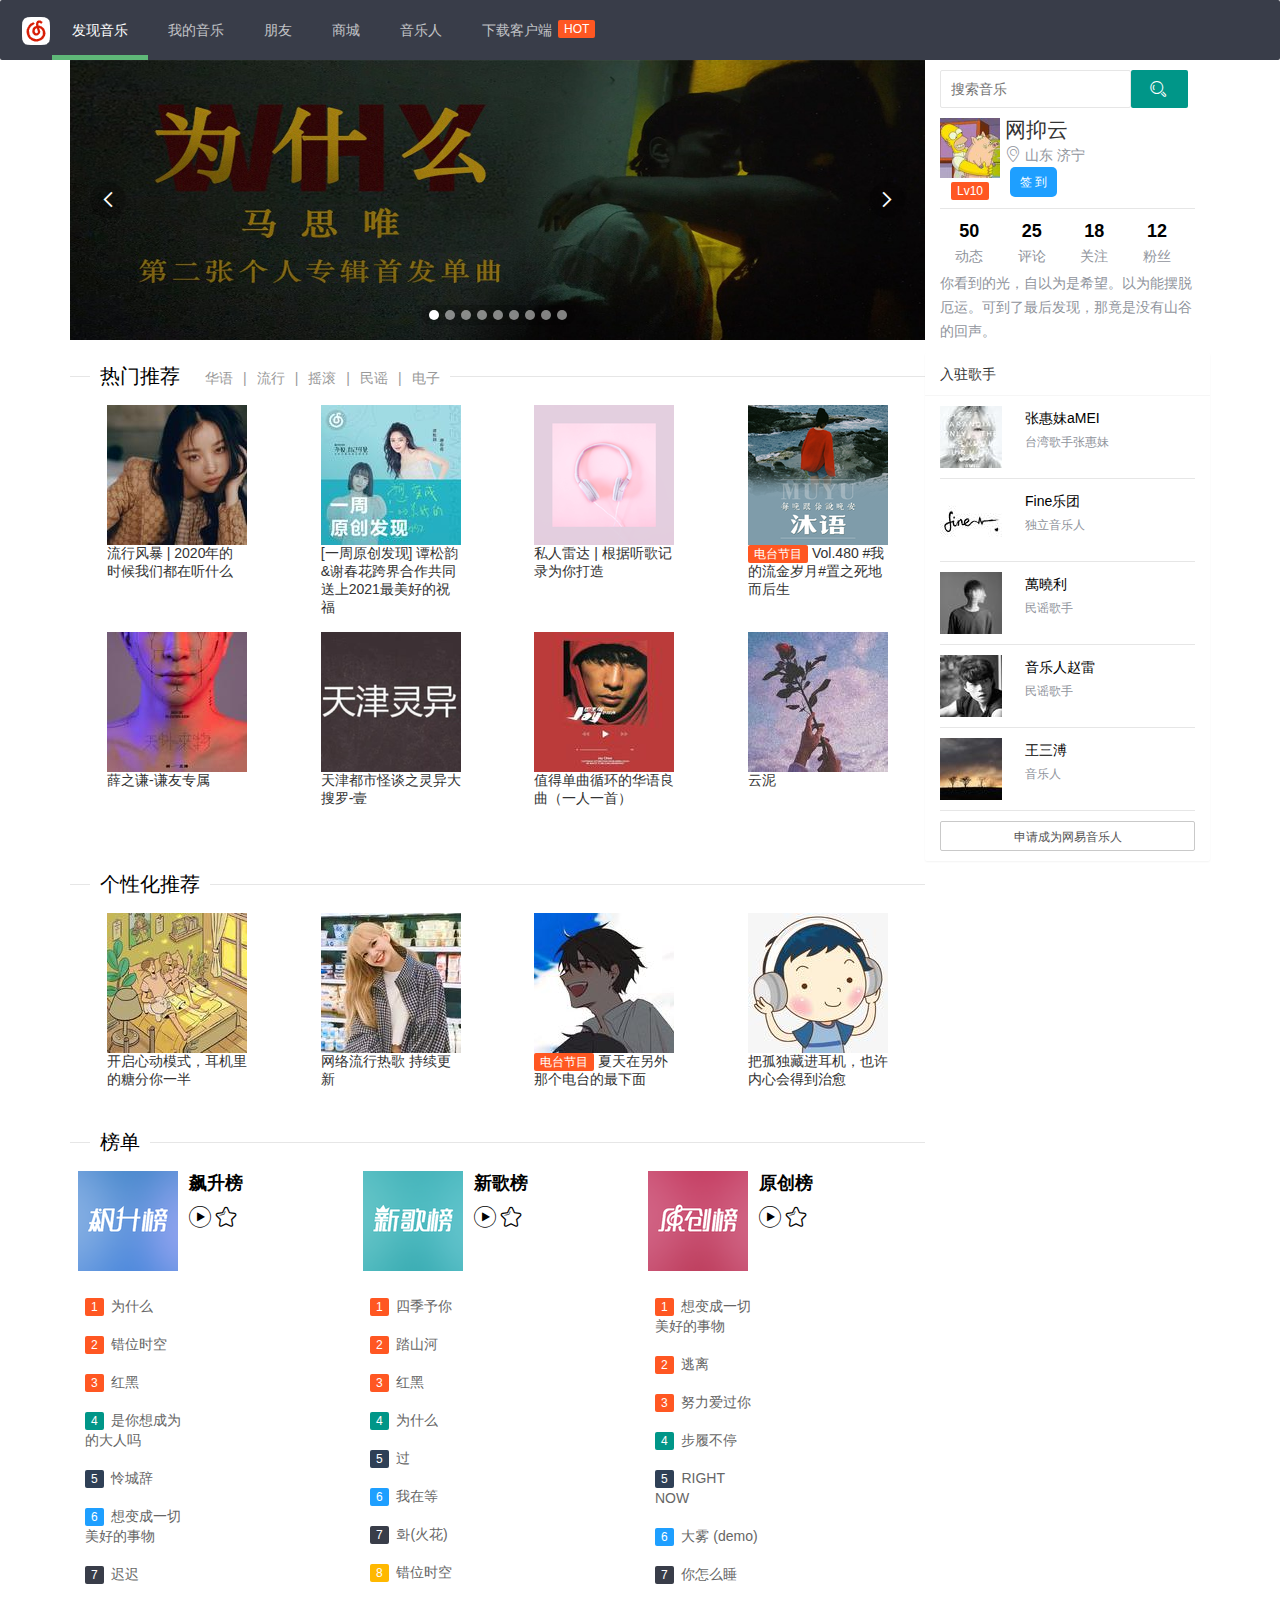
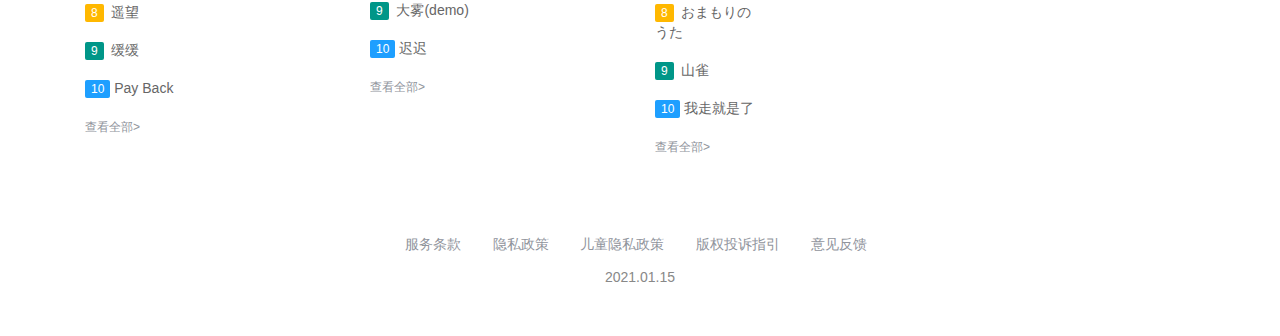
<file: index.html>
<!DOCTYPE html>
<html>
	<head>
		<meta charset="utf-8">
		<title>网易云音乐-首页</title>
		<link rel="icon" href="img/NetEasy.png" type="image/x-icon" />
		<link rel="stylesheet" type="text/css" href="layui-v2.5.7/layui/css/layui.css" />
		<link rel="stylesheet" type="text/css" href="css/APlayer.min.css" />
		<style type="text/css">
			#banner img {
				width: 100%;
				height: 100%;
			}

			#recommend img {
				/* width: 80%;
				height: 80%; */
				width: 140px;
				height: 140px;
				display: block;
				margin-left: auto;
				margin-right: auto;
			}

			#recommend p {
				/* width: 80%; */
				width: 140px;
				margin-left: auto;
				margin-right: auto;
			}

			#rank img {
				margin-left: 7%;
				margin-bottom: 5%;
			}

			.right_td {
				width: 23%;
				display: inline-block;
				text-align: center;
			}

			.gray {
				color: #90949c;
			}

			.gcs-footer {
				width: 100%;
				height: 120px;
				text-align: center;
				color: white;
				position: absolute;
				margin-bottom: 20px;
			}

			.gcs-footer .footer-top {
				margin-top: 20px;
			}

			.gcs-footer a {
				text-decoration: none;
				padding: 0 10px;
				vertical-align: middle;
			}

			.gcs-footer a:hover {
				color: red;
				text-decoration: underline;
			}

			.gcs-footer p {
				height: 15px;
				color: #888888;
				margin-top: 15px;
			}
		</style>
	</head>
	<body>
		<ul class="layui-nav" lay-filter="">
			<li class="layui-nav-item"><img src="img/NetEasy.png" /></li>
			<li class="layui-nav-item layui-this"><a href="">发现音乐</a></li>
			<li class="layui-nav-item"><a href="">我的音乐</a></li>
			<li class="layui-nav-item"><a href="">朋友</a></li>
			<li class="layui-nav-item"><a href="">商城</a></li>
			<li class="layui-nav-item"><a href="">音乐人</a></li>
			<li class="layui-nav-item"><a target="_blank" href="https://music.163.com/stat/?web=pc&from=download&t=1610548843346&redirect=https%3A%2F%2Fmusic.163.com%2Fapi%2Fpc%2Fpackage%2Fdownload%2Flatest">下载客户端<span
					 class="layui-badge">HOT</span></a></li>
		</ul>
		<div class="layui-container">
			<div class="layui-row">
				<div class="layui-col-md9">
					<div class="layui-carousel" id="banner">
						<div carousel-item>
							<div><img src="img/banner/1.jpg" /></div>
							<div><img src="img/banner/2.jpg" /></div>
							<div><img src="img/banner/3.jpg" /></div>
							<div><img src="img/banner/4.jpg" /></div>
							<div><img src="img/banner/5.jpg" /></div>
							<div><img src="img/banner/6.jpg" /></div>
							<div><img src="img/banner/7.jpg" /></div>
							<div><img src="img/banner/8.jpg" /></div>
							<div><img src="img/banner/9.jpg" /></div>
						</div>
					</div>
				</div>
				<div class="layui-col-md3">
					<div class="layui-card-body">
						<div class="layui-col-md9">
							<div class="layui-input-inline">
								<input type="text" id="searchTxt" placeholder="搜索音乐" autocomplete="off" class="layui-input">

							</div>

						</div>
						<div class="layui-col-md3">
							<button type="button" id="searchBtn" class="layui-btn"> <i class="layui-icon">&#xe615;</i></button>
						</div>
						<div style="height:90px;width:60px;float:left;text-align: center;margin-top: 10px;">
							<img src="img/head.jpg" style="height:60px;width:60px;">
							<span class="layui-badge">Lv10</span>
						</div>
						<div style="float:left;margin-left: 5px;margin-top: 10px;">
							<a id="author2_A" href="#">
								<h2>网抑云</h2>
							</a>
							<p class="gray"><i class="layui-icon layui-icon-location"></i> 山东 济宁</p>
							<button id="qiandao" class="layui-btn layui-btn-normal layui-btn-sm" style="float:left;margin-left: 5px;border-radius: 5px;">签&nbsp;到</button>
						</div>

						<hr>
						<div class="right_td">
							<span style="font-size: 18px;font-weight: 700;">50</span>
							<p class="gray">动态</p>
						</div>
						<div class="right_td">
							<span style="font-size: 18px;font-weight: 700;">25</span>
							<p class="gray">评论</p>
						</div>
						<div class="right_td">
							<span style="font-size: 18px;font-weight: 700;">18</span>
							<p class="gray">关注</p>
						</div>
						<div class="right_td">
							<span style="font-size: 18px;font-weight: 700;">12</span>
							<p class="gray">粉丝</p>
						</div>
						<!--个人简介  -->
						<div style="margin-top:3px;">
							<p class="gray">你看到的光，自以为是希望。以为能摆脱厄运。可到了最后发现，那竟是没有山谷的回声。</p>
						</div>
					</div>
				</div>
			</div>

			<div class="layui-row">
				<div id="recommend" class="layui-col-xs6 layui-col-sm6 layui-col-md9">
					<fieldset class="layui-elem-field layui-field-title">
						<legend>热门推荐<span class="layui-breadcrumb" lay-separator="|" style="margin-left: 25px;">
								<a href="">华语</a>
								<a href="">流行</a>
								<a href="">摇滚</a>
								<a href="">民谣</a>
								<a href="">电子</a>
							</span></legend>
						<div class="layui-field-box">
							<div class="layui-row" style="margin-top: 5px;">
								<div class="layui-col-md3">
									<img src="img/recommend/1.jpg" />
									<p><a href="#">流行风暴 | 2020年的时候我们都在听什么</a></p>
								</div>

								<div class="layui-col-md3">
									<img src="img/recommend/2.jpg" />
									<p><a href="#">[一周原创发现] 谭松韵&谢春花跨界合作共同送上2021最美好的祝福</a></p>
								</div>
								<div class="layui-col-md3">
									<img src="img/recommend/3.jpg" />
									<p><a href="#">私人雷达 | 根据听歌记录为你打造</a></p>
								</div>

								<div class="layui-col-md3">
									<img src="img/recommend/4.jpg" />
									<p><a href="#"><span class="layui-badge">电台节目</span>&nbsp;Vol.480 #我的流金岁月#置之死地而后生</a></p>
								</div>
							</div>
							<div class="layui-row" style="margin-top: 15px;">
								<div class="layui-col-md3">
									<img src="img/recommend/5.jpg" />
									<p><a href="#">薛之谦-谦友专属</a></p>
								</div>
								<div class="layui-col-md3">
									<img src="img/recommend/6.jpg" />
									<p><a href="#">天津都市怪谈之灵异大搜罗-壹</a></p>
								</div>
								<div class="layui-col-md3">
									<img src="img/recommend/7.jpg" />
									<p><a href="#">值得单曲循环的华语良曲（一人一首）</a></p>
								</div>
								<div class="layui-col-md3">
									<img src="img/recommend/8.jpg" />
									<p><a href="#"> 云泥</a></p>
								</div>
							</div>
						</div>
					</fieldset>

				</div>
				<div class="layui-col-md3">
					<div class="layui-card">
						<div class="layui-card-header">入驻歌手</div>
						<div class="layui-card-body">
							<div class="layui-row">
								<div class="layui-col-md4">
									<img src="img/musican/zhanghuimei.jpg" />
								</div>
								<div class="layui-col-md8">
									<p>张惠妹aMEI</p>
									<p style="font-size: smaller;" class="gray">台湾歌手张惠妹</p>
								</div>
							</div>
							<hr />
							<div class="layui-row">
								<div class="layui-col-md4">
									<img src="img/musican/fine.jpg" />
								</div>
								<div class="layui-col-md8">
									<p>Fine乐团</p>
									<p style="font-size: smaller;" class="gray">独立音乐人</p>
								</div>
							</div>
							<hr />
							<div class="layui-row">
								<div class="layui-col-md4">
									<img src="img/musican/wanxiaoli.jpg" />
								</div>
								<div class="layui-col-md8">
									<p>萬曉利</p>
									<p style="font-size: smaller;" class="gray">民谣歌手</p>
								</div>
							</div>
							<hr />
							<div class="layui-row">
								<div class="layui-col-md4">
									<img src="img/musican/zhaolei.jpg" />
								</div>
								<div class="layui-col-md8">
									<p>音乐人赵雷</p>
									<p style="font-size: smaller;" class="gray">民谣歌手</p>
								</div>
							</div>
							<hr />
							<div class="layui-row">
								<div class="layui-col-md4">
									<img src="img/musican/wangsanbo.jpg" />
								</div>
								<div class="layui-col-md8">
									<p>王三溥</p>
									<p style="font-size: smaller;" class="gray">音乐人</p>
								</div>
							</div>
							<hr>
							<button type="button" id="apply" class="layui-btn layui-btn-primary layui-btn-sm layui-btn-fluid">申请成为网易音乐人</button>
						</div>
					</div>
				</div>

			</div>


			<div class="layui-row">
				<div id="recommend" class="layui-col-xs6 layui-col-sm6 layui-col-md9">
					<fieldset class="layui-elem-field layui-field-title">
						<legend>个性化推荐</legend>
						<div class="layui-field-box">
							<div class="layui-row" style="margin-top: 5px;">
								<div class="layui-col-md3">
									<img src="img/recommend/9.jpg" />
									<p><a href="#">开启心动模式，耳机里的糖分你一半</a></p>
								</div>

								<div class="layui-col-md3">
									<img src="img/recommend/10.jpg" />
									<p><a href="#">网络流行热歌 持续更新</a></p>
								</div>
								<div class="layui-col-md3">
									<img src="img/recommend/12.jpg" />
									<p><a href="#"><span class="layui-badge">电台节目</span>&nbsp;夏天在另外那个电台的最下面</a></p>
								</div>

								<div class="layui-col-md3">
									<img src="img/recommend/11.jpg" />
									<p><a href="#"> 把孤独藏进耳机，也许内心会得到治愈</a></p>
								</div>
							</div>

						</div>
					</fieldset>
				</div>
			</div>

			<div class="layui-row">
				<div id="rank" class="layui-col-xs6 layui-col-sm6 layui-col-md9">
					<fieldset class="layui-elem-field layui-field-title">
						<legend>榜单</legend>
						<div class="layui-field-box">
							<div class="layui-row" style="margin-top: 5px;">
								<div class="layui-col-md4">
									<div class="layui-row">
										<div class="layui-col-md5">
											<img src="img/rank1.jpg">
										</div>
										<div class="layui-col-md7">
											<div class="layui-row">
												<p style="font-size: 18px;font-weight: bold;">飙升榜</p>
											</div>
											<div class="layui-row" style="margin-top: 10px;">
												<i class="layui-icon layui-icon-play" style="font-size: 22px;"></i>
												<i class="layui-icon layui-icon-star" style="font-size: 22px;"></i>
											</div>
										</div>
									</div>
									<table class="layui-table"  lay-skin="nob">
										<colgroup>
											<col width="150">
											<col width="200">
											<col>
										</colgroup>
										<tbody>
											<tr>
												<td><span class="layui-badge">1</span>&nbsp;&nbsp;为什么</td>
											</tr>
											<tr>
												<td><span class="layui-badge">2</span>&nbsp;&nbsp;错位时空</td>
											</tr>
											<tr>
												<td><span class="layui-badge">3</span>&nbsp;&nbsp;红黑</td>
											</tr>
											<tr>
												<td><span class="layui-badge layui-bg-green">4</span>&nbsp;&nbsp;是你想成为的大人吗</td>
											</tr>
											<tr>
												<td><span class="layui-badge layui-bg-cyan">5</span>&nbsp;&nbsp;怜城辞</td>
											</tr>
											<tr>
												<td><span class="layui-badge layui-bg-blue">6</span>&nbsp;&nbsp;想变成一切美好的事物</td>
											</tr>
											<tr>
												<td><span class="layui-badge layui-bg-black">7</span>&nbsp;&nbsp;迟迟</td>
											</tr>
											<tr>
												<td><span class="layui-badge layui-bg-orange">8</span>&nbsp;&nbsp;遥望</td>
											</tr>
											<tr>
												<td><span class="layui-badge layui-bg-green">9</span>&nbsp;&nbsp;缓缓</td>
											</tr>
											<tr>
												<td><span class="layui-badge layui-bg-blue">10</span>&nbsp;Pay Back</td>
											</tr>
											<tr>
												<td><span style="font-size: 12px;color: #90949c;">查看全部></span></td>
											</tr>
										</tbody>
									</table>
								</div>

								<div class="layui-col-md4">
									<div class="layui-row">
										<div class="layui-col-md5">
											<img src="img/rank2.jpg">
										</div>
										<div class="layui-col-md7">
											<div class="layui-row">
												<p style="font-size: 18px;font-weight: bold;">新歌榜</p>
											</div>
											<div class="layui-row" style="margin-top: 10px;">
												<i class="layui-icon layui-icon-play" style="font-size: 22px;"></i>
												<i class="layui-icon layui-icon-star" style="font-size: 22px;"></i>
											</div>
										</div>
									</div>
									<table class="layui-table" lay-skin="nob">
										<colgroup>
											<col width="150">
											<col width="200">
											<col>
										</colgroup>
										<tbody>
											<tr>
												<td><span class="layui-badge">1</span>&nbsp;&nbsp;四季予你</td>
											</tr>
											<tr>
												<td><span class="layui-badge">2</span>&nbsp;&nbsp;踏山河</td>
											</tr>
											<tr>
												<td><span class="layui-badge">3</span>&nbsp;&nbsp;红黑</td>
											</tr>
											<tr>
												<td><span class="layui-badge layui-bg-green">4</span>&nbsp;&nbsp;为什么</td>
											</tr>
											<tr>
												<td><span class="layui-badge layui-bg-cyan">5</span>&nbsp;&nbsp;过</td>
											</tr>
											<tr>
												<td><span class="layui-badge layui-bg-blue">6</span>&nbsp;&nbsp;我在等</td>
											</tr>
											<tr>
												<td><span class="layui-badge layui-bg-black">7</span>&nbsp;&nbsp;화(火花)</td>
											</tr>
											<tr>
												<td><span class="layui-badge layui-bg-orange">8</span>&nbsp;&nbsp;错位时空</td>
											</tr>
											<tr>
												<td><span class="layui-badge layui-bg-green">9</span>&nbsp;&nbsp;大雾(demo)</td>
											</tr>
											<tr>
												<td><span class="layui-badge layui-bg-blue">10</span>&nbsp;迟迟</td>
											</tr>
											<tr>
												<td><span style="font-size: 12px;color: #90949c;">查看全部></span></td>
											</tr>
										</tbody>
									</table>
								</div>

								<div class="layui-col-md4">
									<div class="layui-row">
										<div class="layui-col-md5">
											<img src="img/rank3.jpg">
										</div>
										<div class="layui-col-md7">
											<div class="layui-row">
												<p style="font-size: 18px;font-weight: bold;">原创榜</p>
											</div>
											<div class="layui-row" style="margin-top: 10px;">
												<i class="layui-icon layui-icon-play" style="font-size: 22px;"></i>
												<i class="layui-icon layui-icon-star" style="font-size: 22px;"></i>
											</div>
										</div>
									</div>
									<table class="layui-table" lay-skin="nob">
										<colgroup>
											<col width="150">
											<col width="200">
											<col>
										</colgroup>
										<tbody>
											<tr>
												<td><span class="layui-badge">1</span>&nbsp;&nbsp;想变成一切美好的事物</td>
											</tr>
											<tr>
												<td><span class="layui-badge">2</span>&nbsp;&nbsp;逃离</td>
											</tr>
											<tr>
												<td><span class="layui-badge">3</span>&nbsp;&nbsp;努力爱过你</td>
											</tr>
											<tr>
												<td><span class="layui-badge layui-bg-green">4</span>&nbsp;&nbsp;步履不停</td>
											</tr>
											<tr>
												<td><span class="layui-badge layui-bg-cyan">5</span>&nbsp;&nbsp;RIGHT NOW</td>
											</tr>
											<tr>
												<td><span class="layui-badge layui-bg-blue">6</span>&nbsp;&nbsp;大雾 (demo)</td>
											</tr>
											<tr>
												<td><span class="layui-badge layui-bg-black">7</span>&nbsp;&nbsp;你怎么睡</td>
											</tr>
											<tr>
												<td><span class="layui-badge layui-bg-orange">8</span>&nbsp;&nbsp;おまもりのうた</td>
											</tr>
											<tr>
												<td><span class="layui-badge layui-bg-green">9</span>&nbsp;&nbsp;山雀</td>
											</tr>
											<tr>
												<td><span class="layui-badge layui-bg-blue">10</span>&nbsp;我走就是了</td>
											</tr>
											<tr>
												<td><span style="font-size: 12px;color: #90949c;">查看全部></span></td>
											</tr>
										</tbody>
									</table>
								</div>
							</div>
						</div>
					</fieldset>
				</div>
			</div>
			<div id="playerBox">
				<div id="player" class="aplayer" data-type="playlist" data-id="608263008" data-fixed="true" data-server="netease"
				 data-volume="0.4">
				</div>
			</div>
			<div class="layui-row">
				<div class="layui-col-xs12 layui-col-md12 layui-col-bg12">
					<footer class="footer gcs-footer">
						<div class="footer-top">
							<a href="#" class="gray">服务条款</a> |
							<a href="#" class="gray">隐私政策</a> |
							<a href="#" class="gray">儿童隐私政策</a> |
							<a href="#" class="gray">版权投诉指引</a> |
							<a href="#" class="gray">意见反馈</a> |
						</div>
						<p>
							2021.01.15
						</p>

					</footer>
				</div>
			</div>
		</div>
		<script src="layui-v2.5.7/layui/layui.js" type="text/javascript" charset="utf-8"></script>
		<script src="js/APlayer.min.js" type="text/javascript" charset="utf-8"></script>
		<script src="js/Meting.min.js" type="text/javascript" charset="utf-8"></script>

		<script>
			//注意：导航 依赖 element 模块，否则无法进行功能性操作
			layui.use(['element', 'carousel', 'jquery', 'layer'], function() {
				var element = layui.element;
				var carousel = layui.carousel;
				var $ = layui.$;
				var layer = layui.layer;
				carousel.render({
					elem: '#banner',
					width: '100%' //设置容器宽度
						,
					arrow: 'always' //始终显示箭头
					//,anim: 'updown' //切换动画方式
				});
				var qd_flag = false;
				$("#qiandao").click(function() {
					if (!qd_flag) {
						layer.msg("签到成功,积分+5");
						$("#qiandao").text("已签到");
						$("#qiandao").addClass("layui-btn-disabled");
						qd_flag = true;
					}
				})
				$("#apply").click(function(){
					layer.alert("https://music.163.com/st/musician", {icon: 1});
				})

				var musicId;
				$("#searchBtn").click(function() {
					var searchTxt = $("#searchTxt").val();
					if (searchTxt == "" || searchTxt == null) {
						layer.msg("关键词不能为空");
					} else {

						window.open("searchResult.html#/keyword=" + searchTxt);
						$("#searchTxt").val('');
						// var html = '<div id="player" class="aplayer" data-type="search" data-id="' + searchTxt +
						// 	'" data-fixed="true" data-server="netease" data-volume="0.4"></div>'
						// $('#playerBox').empty();
						// $('#playerBox').html(html);

						// $("#player").attr('data-type', 'search')
						// $("#player").attr('data-id', '三号线')
						// $("#player").load(location.href + "#player");

					}

				})

			});
		</script>
	</body>
</html>
</file>
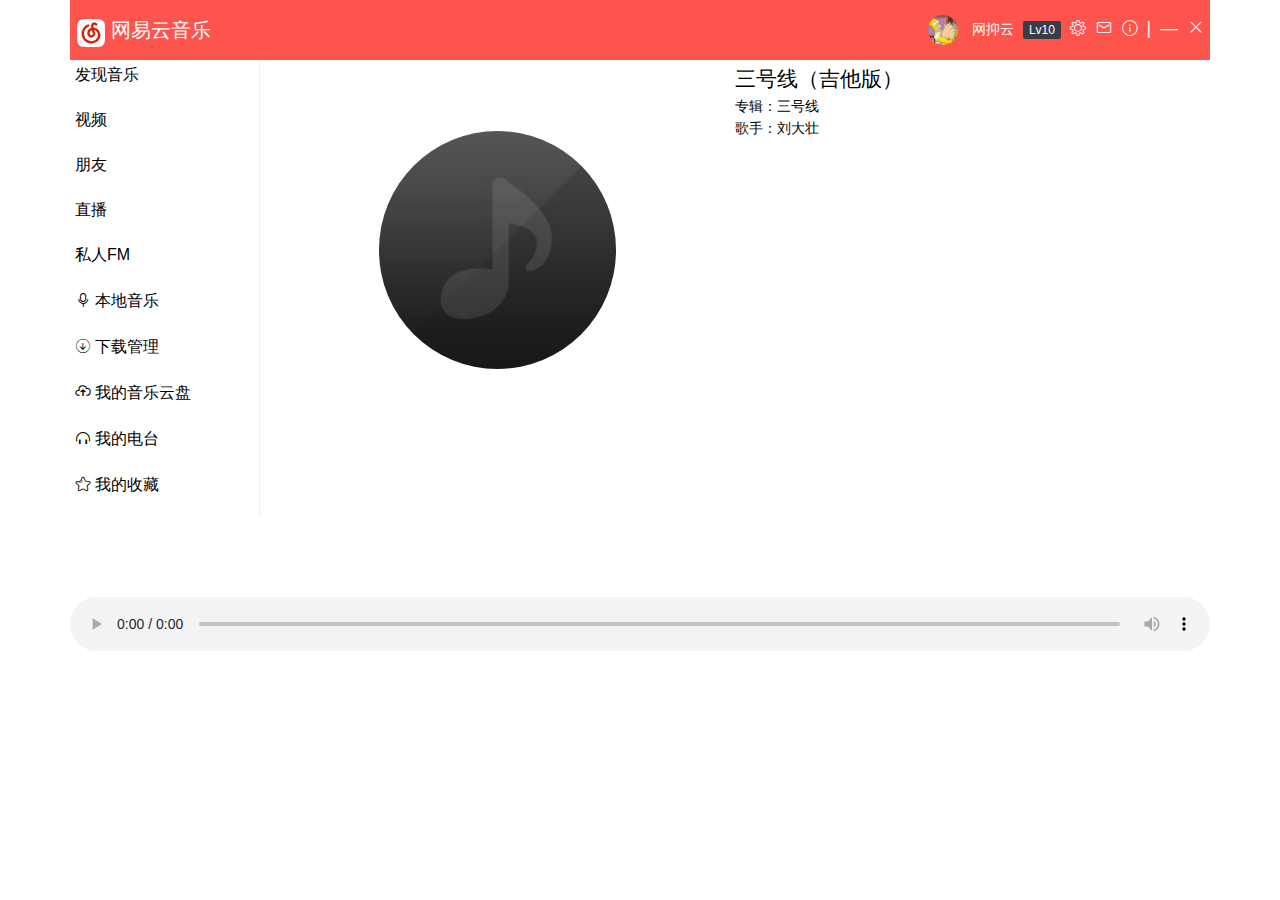
<file: play.html>
<!DOCTYPE html>
<html>
	<head>
		<meta charset="utf-8" />
		<title>网易云音乐-正在播放</title>
		<link rel="icon" href="img/NetEasy.png" type="image/x-icon" />
		<link rel="stylesheet" type="text/css" href="css/play.css" />
		<link rel="stylesheet" type="text/css" href="layui-v2.5.7/layui/css/layui.css" />
	</head>
	<body>
		
		<div class="layui-container">
			<div id="top" class="layui-row">
				<div class="layui-col-xs12 layui-col-sm12 layui-col-md12 layui-col-lg12">
					<img id="logo_img" src="img/NetEasy.png" />
					<span id="logo_title">网易云音乐</span>
					<!-- <input id="seachSong" type="text" placeholder="搜索" autocomplete="off">
					<button id="searchBtn" type="button" class="layui-btn layui-btn layui-btn-sm layui-btn-radius">
						<i class="layui-icon layui-icon-search"></i>
					</button> -->
					<div id="top-right">
						<img id="head_pic" src="img/head.jpg" class="layui-nav-img">
						<span id="username">网抑云</span>
						<span class="layui-badge layui-bg-black" style="margin-left: 5px;">Lv10</span>
						<i class="layui-icon layui-icon-set" style="font-size: 16px; color: #fff;margin-left: 5px;"></i>
						<i class="layui-icon layui-icon-email" style="font-size:18px; color: #fff;margin-left: 5px;"></i>
						<i class="layui-icon layui-icon-tips" style="font-size:16px; color: #fff;margin-left: 5px;"></i>
						<span style="font-size:18px; color: #fff;margin-left: 5px;">|</span>
						<span style="font-size:18px; color: #fff;margin-left: 5px;">—</span>
						<i class="layui-icon layui-icon-close" style="font-size:18px; color: #fff;margin-left: 5px;"></i>
					</div>
				</div>
			</div>

			<div class="layui-row">
				<div id="left" class="layui-col-xs2 layui-col-sm2 layui-col-md2 layui-col-lg2">
					<ul>
						<li>发现音乐</li>
						<li>视频</li>
						<li>朋友</li>
						<li>直播</li>
						<li>私人FM</li>
						<li><i class="layui-icon layui-icon-mike"></i>&nbsp;本地音乐</li>
						<li><i class="layui-icon layui-icon-download-circle"></i>&nbsp;下载管理</li>
						<li><i class="layui-icon layui-icon-upload-drag"></i>&nbsp;我的音乐云盘</li>
						<li><i class="layui-icon layui-icon-headset"></i>&nbsp;我的电台</li>
						<li><i class="layui-icon layui-icon-star"></i>&nbsp;我的收藏</li>
					</ul>
				</div>
				<div class="layui-col-xs10 layui-col-sm10 layui-col-md10 layui-col-lg10">

					<div class="layui-row" id="main">
						<div class="layui-col-xs6 layui-col-sm6 layui-col-md6 layui-col-lg6">
							<div>
								<img id="SongPicBig" src="img/default_album.jpg" />
							</div>
						</div>
						<div class="layui-col-xs6 layui-col-sm6 layui-col-md6 layui-col-lg6">
							<h2 id="music_title" style="margin-top: 5px;">三号线（吉他版）</h2>
							<p style="margin-top: 5px;">专辑：<span id="zj">三号线</span></p>
							<p style="margin-top: 5px;"><span id="musican">歌手：刘大壮</span></p>
							<div class="lrcdiv">
								<ul id="lrclist" style="transform: translateY(200px);width:500px">
									<!-- 初始值 -->

								</ul>
							</div>
						</div>
					</div>

					<!-- <div class="layui-row">
						<div class="layui-col-xs8 layui-col-sm8 layui-col-md8 layui-col-lg8">
							<hr />
							<div>
								<img src="img/1571070411942.jpeg" class="layui-nav-img">
								<span>R王小二</span>
								<p>在ktv成功唱这首歌追到女神。</p>
								<hr />
							</div>
							<div>
								<img src="img/1571070411942.jpeg" class="layui-nav-img">
								<span>R王小二</span>
								<p>我以为是带你走出深渊，却把你带入另一个深渊； 我以为你从前遇到的都不好，原来自己才是最渣的那一个； 我以为能给你幸福，却让一切承诺变成谎言； 我以为我是最爱你的那个，却连普通人能做到的我都做不到；
									我以为这是爱你，原来是害你。”</p>
								<hr />
							</div>
							<div>
								<img src="img/1571070411942.jpeg" class="layui-nav-img">
								<span>R王小二</span>
								<p>我以为是带你走出深渊，却把你带入另一个深渊； 我以为你从前遇到的都不好，原来自己才是最渣的那一个； 我以为能给你幸福，却让一切承诺变成谎言； 我以为我是最爱你的那个，却连普通人能做到的我都做不到；
									我以为这是爱你，原来是害你。”</p>
								<hr />
							</div>
							<div>
								<img src="img/1571070411942.jpeg" class="layui-nav-img">
								<span>R王小二</span>
								<p>我以为是带你走出深渊，却把你带入另一个深渊； 我以为你从前遇到的都不好，原来自己才是最渣的那一个； 我以为能给你幸福，却让一切承诺变成谎言； 我以为我是最爱你的那个，却连普通人能做到的我都做不到；
									我以为这是爱你，原来是害你。”</p>
								<hr />
							</div>

						</div>
					</div> -->
				</div>
			</div>

			<div id="bottom" class="layui-row">
				<div class="layui-col-xs12 layui-col-sm12 layui-col-md12 layui-col-lg12">
					<audio id="music_play" style="width: 100%;" ref="audio" src="" autoplay controls loop volume=0.5></audio>
				</div>
			</div>

		</div>
		<script type="text/javascript" src="layui-v2.5.7/layui/layui.js"></script>
		<script type="text/javascript" src="js/play.js"></script>
		<script type="text/javascript" src="js/jquery-1.11.2.min.js"></script>
	</body>
</html>
</file>
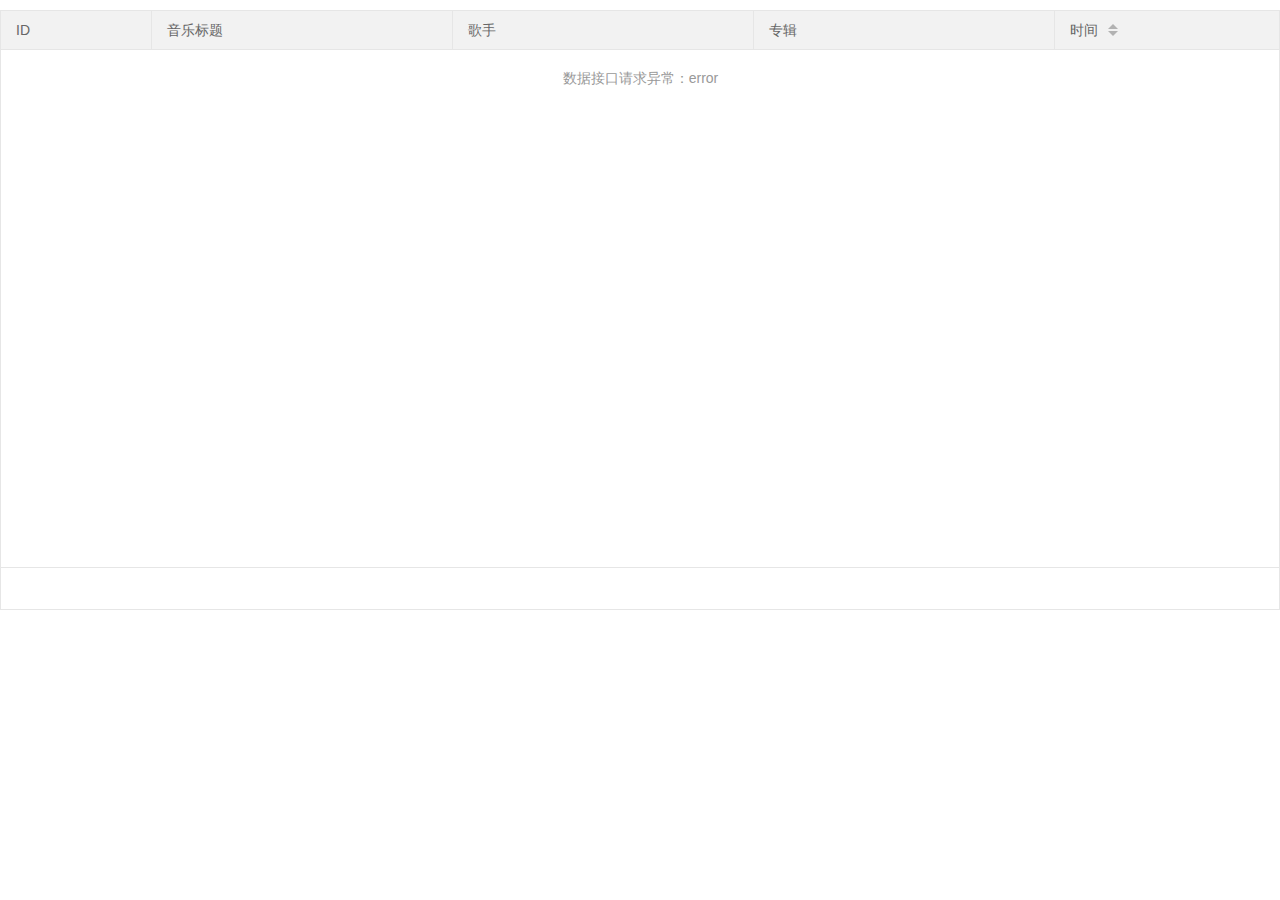
<file: searchResult.html>
<!DOCTYPE html>
<html>
	<head>
		<meta charset="utf-8">
		<title>网易云音乐</title>
		<link rel="icon" href="img/NetEasy.png" type="image/x-icon" />
		<link rel="stylesheet" type="text/css" href="layui-v2.5.7/layui/css/layui.css" />
	</head>
	<body>
		<table id="demo" lay-filter="test"></table>
		<script type="text/javascript" src="layui-v2.5.7/layui/layui.js"></script>
		<script type="text/javascript" src="js/searchResult.js"></script>
	</body>
</html>
</file>
<file: layui-v2.5.7/layui/css/layui.css>
/** layui-v2.5.7 MIT License */
 .layui-inline,img{display:inline-block;vertical-align:middle}h1,h2,h3,h4,h5,h6{font-weight:400}.layui-edge,.layui-header,.layui-inline,.layui-main{position:relative}.layui-body,.layui-edge,.layui-elip{overflow:hidden}.layui-btn,.layui-edge,.layui-inline,img{vertical-align:middle}.layui-btn,.layui-disabled,.layui-icon,.layui-unselect{-moz-user-select:none;-webkit-user-select:none;-ms-user-select:none}.layui-elip,.layui-form-checkbox span,.layui-form-pane .layui-form-label{text-overflow:ellipsis;white-space:nowrap}.layui-breadcrumb,.layui-tree-btnGroup{visibility:hidden}blockquote,body,button,dd,div,dl,dt,form,h1,h2,h3,h4,h5,h6,input,li,ol,p,pre,td,textarea,th,ul{margin:0;padding:0;-webkit-tap-highlight-color:rgba(0,0,0,0)}a:active,a:hover{outline:0}img{border:none}li{list-style:none}table{border-collapse:collapse;border-spacing:0}h4,h5,h6{font-size:100%}button,input,optgroup,option,select,textarea{font-family:inherit;font-size:inherit;font-style:inherit;font-weight:inherit;outline:0}pre{white-space:pre-wrap;white-space:-moz-pre-wrap;white-space:-pre-wrap;white-space:-o-pre-wrap;word-wrap:break-word}body{line-height:24px;font:14px Helvetica Neue,Helvetica,PingFang SC,Tahoma,Arial,sans-serif}hr{height:1px;margin:10px 0;border:0;clear:both}a{color:#333;text-decoration:none}a:hover{color:#777}a cite{font-style:normal;*cursor:pointer}.layui-border-box,.layui-border-box *{box-sizing:border-box}.layui-box,.layui-box *{box-sizing:content-box}.layui-clear{clear:both;*zoom:1}.layui-clear:after{content:'\20';clear:both;*zoom:1;display:block;height:0}.layui-inline{*display:inline;*zoom:1}.layui-edge{display:inline-block;width:0;height:0;border-width:6px;border-style:dashed;border-color:transparent}.layui-edge-top{top:-4px;border-bottom-color:#999;border-bottom-style:solid}.layui-edge-right{border-left-color:#999;border-left-style:solid}.layui-edge-bottom{top:2px;border-top-color:#999;border-top-style:solid}.layui-edge-left{border-right-color:#999;border-right-style:solid}.layui-disabled,.layui-disabled:hover{color:#d2d2d2!important;cursor:not-allowed!important}.layui-circle{border-radius:100%}.layui-show{display:block!important}.layui-hide{display:none!important}@font-face{font-family:layui-icon;src:url(../font/iconfont.eot?v=256);src:url(../font/iconfont.eot?v=256#iefix) format('embedded-opentype'),url(../font/iconfont.woff2?v=256) format('woff2'),url(../font/iconfont.woff?v=256) format('woff'),url(../font/iconfont.ttf?v=256) format('truetype'),url(../font/iconfont.svg?v=256#layui-icon) format('svg')}.layui-icon{font-family:layui-icon!important;font-size:16px;font-style:normal;-webkit-font-smoothing:antialiased;-moz-osx-font-smoothing:grayscale}.layui-icon-reply-fill:before{content:"\e611"}.layui-icon-set-fill:before{content:"\e614"}.layui-icon-menu-fill:before{content:"\e60f"}.layui-icon-search:before{content:"\e615"}.layui-icon-share:before{content:"\e641"}.layui-icon-set-sm:before{content:"\e620"}.layui-icon-engine:before{content:"\e628"}.layui-icon-close:before{content:"\1006"}.layui-icon-close-fill:before{content:"\1007"}.layui-icon-chart-screen:before{content:"\e629"}.layui-icon-star:before{content:"\e600"}.layui-icon-circle-dot:before{content:"\e617"}.layui-icon-chat:before{content:"\e606"}.layui-icon-release:before{content:"\e609"}.layui-icon-list:before{content:"\e60a"}.layui-icon-chart:before{content:"\e62c"}.layui-icon-ok-circle:before{content:"\1005"}.layui-icon-layim-theme:before{content:"\e61b"}.layui-icon-table:before{content:"\e62d"}.layui-icon-right:before{content:"\e602"}.layui-icon-left:before{content:"\e603"}.layui-icon-cart-simple:before{content:"\e698"}.layui-icon-face-cry:before{content:"\e69c"}.layui-icon-face-smile:before{content:"\e6af"}.layui-icon-survey:before{content:"\e6b2"}.layui-icon-tree:before{content:"\e62e"}.layui-icon-ie:before{content:"\e7bb"}.layui-icon-upload-circle:before{content:"\e62f"}.layui-icon-add-circle:before{content:"\e61f"}.layui-icon-download-circle:before{content:"\e601"}.layui-icon-templeate-1:before{content:"\e630"}.layui-icon-util:before{content:"\e631"}.layui-icon-face-surprised:before{content:"\e664"}.layui-icon-edit:before{content:"\e642"}.layui-icon-speaker:before{content:"\e645"}.layui-icon-down:before{content:"\e61a"}.layui-icon-file:before{content:"\e621"}.layui-icon-layouts:before{content:"\e632"}.layui-icon-rate-half:before{content:"\e6c9"}.layui-icon-add-circle-fine:before{content:"\e608"}.layui-icon-prev-circle:before{content:"\e633"}.layui-icon-read:before{content:"\e705"}.layui-icon-404:before{content:"\e61c"}.layui-icon-carousel:before{content:"\e634"}.layui-icon-help:before{content:"\e607"}.layui-icon-code-circle:before{content:"\e635"}.layui-icon-windows:before{content:"\e67f"}.layui-icon-water:before{content:"\e636"}.layui-icon-username:before{content:"\e66f"}.layui-icon-find-fill:before{content:"\e670"}.layui-icon-about:before{content:"\e60b"}.layui-icon-location:before{content:"\e715"}.layui-icon-up:before{content:"\e619"}.layui-icon-pause:before{content:"\e651"}.layui-icon-date:before{content:"\e637"}.layui-icon-layim-uploadfile:before{content:"\e61d"}.layui-icon-delete:before{content:"\e640"}.layui-icon-play:before{content:"\e652"}.layui-icon-top:before{content:"\e604"}.layui-icon-firefox:before{content:"\e686"}.layui-icon-friends:before{content:"\e612"}.layui-icon-refresh-3:before{content:"\e9aa"}.layui-icon-ok:before{content:"\e605"}.layui-icon-layer:before{content:"\e638"}.layui-icon-face-smile-fine:before{content:"\e60c"}.layui-icon-dollar:before{content:"\e659"}.layui-icon-group:before{content:"\e613"}.layui-icon-layim-download:before{content:"\e61e"}.layui-icon-picture-fine:before{content:"\e60d"}.layui-icon-link:before{content:"\e64c"}.layui-icon-diamond:before{content:"\e735"}.layui-icon-log:before{content:"\e60e"}.layui-icon-key:before{content:"\e683"}.layui-icon-rate-solid:before{content:"\e67a"}.layui-icon-fonts-del:before{content:"\e64f"}.layui-icon-unlink:before{content:"\e64d"}.layui-icon-fonts-clear:before{content:"\e639"}.layui-icon-triangle-r:before{content:"\e623"}.layui-icon-circle:before{content:"\e63f"}.layui-icon-radio:before{content:"\e643"}.layui-icon-align-center:before{content:"\e647"}.layui-icon-align-right:before{content:"\e648"}.layui-icon-align-left:before{content:"\e649"}.layui-icon-loading-1:before{content:"\e63e"}.layui-icon-return:before{content:"\e65c"}.layui-icon-fonts-strong:before{content:"\e62b"}.layui-icon-upload:before{content:"\e67c"}.layui-icon-dialogue:before{content:"\e63a"}.layui-icon-video:before{content:"\e6ed"}.layui-icon-headset:before{content:"\e6fc"}.layui-icon-cellphone-fine:before{content:"\e63b"}.layui-icon-add-1:before{content:"\e654"}.layui-icon-face-smile-b:before{content:"\e650"}.layui-icon-fonts-html:before{content:"\e64b"}.layui-icon-screen-full:before{content:"\e622"}.layui-icon-form:before{content:"\e63c"}.layui-icon-cart:before{content:"\e657"}.layui-icon-camera-fill:before{content:"\e65d"}.layui-icon-tabs:before{content:"\e62a"}.layui-icon-heart-fill:before{content:"\e68f"}.layui-icon-fonts-code:before{content:"\e64e"}.layui-icon-ios:before{content:"\e680"}.layui-icon-at:before{content:"\e687"}.layui-icon-fire:before{content:"\e756"}.layui-icon-set:before{content:"\e716"}.layui-icon-fonts-u:before{content:"\e646"}.layui-icon-triangle-d:before{content:"\e625"}.layui-icon-tips:before{content:"\e702"}.layui-icon-picture:before{content:"\e64a"}.layui-icon-more-vertical:before{content:"\e671"}.layui-icon-bluetooth:before{content:"\e689"}.layui-icon-flag:before{content:"\e66c"}.layui-icon-loading:before{content:"\e63d"}.layui-icon-fonts-i:before{content:"\e644"}.layui-icon-refresh-1:before{content:"\e666"}.layui-icon-rmb:before{content:"\e65e"}.layui-icon-addition:before{content:"\e624"}.layui-icon-home:before{content:"\e68e"}.layui-icon-time:before{content:"\e68d"}.layui-icon-user:before{content:"\e770"}.layui-icon-notice:before{content:"\e667"}.layui-icon-chrome:before{content:"\e68a"}.layui-icon-edge:before{content:"\e68b"}.layui-icon-login-weibo:before{content:"\e675"}.layui-icon-voice:before{content:"\e688"}.layui-icon-upload-drag:before{content:"\e681"}.layui-icon-login-qq:before{content:"\e676"}.layui-icon-snowflake:before{content:"\e6b1"}.layui-icon-heart:before{content:"\e68c"}.layui-icon-logout:before{content:"\e682"}.layui-icon-file-b:before{content:"\e655"}.layui-icon-template:before{content:"\e663"}.layui-icon-transfer:before{content:"\e691"}.layui-icon-auz:before{content:"\e672"}.layui-icon-console:before{content:"\e665"}.layui-icon-app:before{content:"\e653"}.layui-icon-prev:before{content:"\e65a"}.layui-icon-website:before{content:"\e7ae"}.layui-icon-next:before{content:"\e65b"}.layui-icon-component:before{content:"\e857"}.layui-icon-android:before{content:"\e684"}.layui-icon-more:before{content:"\e65f"}.layui-icon-login-wechat:before{content:"\e677"}.layui-icon-shrink-right:before{content:"\e668"}.layui-icon-spread-left:before{content:"\e66b"}.layui-icon-camera:before{content:"\e660"}.layui-icon-note:before{content:"\e66e"}.layui-icon-refresh:before{content:"\e669"}.layui-icon-female:before{content:"\e661"}.layui-icon-male:before{content:"\e662"}.layui-icon-screen-restore:before{content:"\e758"}.layui-icon-password:before{content:"\e673"}.layui-icon-senior:before{content:"\e674"}.layui-icon-theme:before{content:"\e66a"}.layui-icon-tread:before{content:"\e6c5"}.layui-icon-praise:before{content:"\e6c6"}.layui-icon-star-fill:before{content:"\e658"}.layui-icon-rate:before{content:"\e67b"}.layui-icon-template-1:before{content:"\e656"}.layui-icon-vercode:before{content:"\e679"}.layui-icon-service:before{content:"\e626"}.layui-icon-cellphone:before{content:"\e678"}.layui-icon-print:before{content:"\e66d"}.layui-icon-cols:before{content:"\e610"}.layui-icon-wifi:before{content:"\e7e0"}.layui-icon-export:before{content:"\e67d"}.layui-icon-rss:before{content:"\e808"}.layui-icon-slider:before{content:"\e714"}.layui-icon-email:before{content:"\e618"}.layui-icon-subtraction:before{content:"\e67e"}.layui-icon-mike:before{content:"\e6dc"}.layui-icon-light:before{content:"\e748"}.layui-icon-gift:before{content:"\e627"}.layui-icon-mute:before{content:"\e685"}.layui-icon-reduce-circle:before{content:"\e616"}.layui-icon-music:before{content:"\e690"}.layui-main{width:1140px;margin:0 auto}.layui-header{z-index:1000;height:60px}.layui-header a:hover{transition:all .5s;-webkit-transition:all .5s}.layui-side{position:fixed;left:0;top:0;bottom:0;z-index:999;width:200px;overflow-x:hidden}.layui-side-scroll{position:relative;width:220px;height:100%;overflow-x:hidden}.layui-body{position:absolute;left:200px;right:0;top:0;bottom:0;z-index:998;width:auto;overflow-y:auto;box-sizing:border-box}.layui-layout-body{overflow:hidden}.layui-layout-admin .layui-header{background-color:#23262E}.layui-layout-admin .layui-side{top:60px;width:200px;overflow-x:hidden}.layui-layout-admin .layui-body{position:fixed;top:60px;bottom:44px}.layui-layout-admin .layui-main{width:auto;margin:0 15px}.layui-layout-admin .layui-footer{position:fixed;left:200px;right:0;bottom:0;height:44px;line-height:44px;padding:0 15px;background-color:#eee}.layui-layout-admin .layui-logo{position:absolute;left:0;top:0;width:200px;height:100%;line-height:60px;text-align:center;color:#009688;font-size:16px}.layui-layout-admin .layui-header .layui-nav{background:0 0}.layui-layout-left{position:absolute!important;left:200px;top:0}.layui-layout-right{position:absolute!important;right:0;top:0}.layui-container{position:relative;margin:0 auto;padding:0 15px;box-sizing:border-box}.layui-fluid{position:relative;margin:0 auto;padding:0 15px}.layui-row:after,.layui-row:before{content:'';display:block;clear:both}.layui-col-lg1,.layui-col-lg10,.layui-col-lg11,.layui-col-lg12,.layui-col-lg2,.layui-col-lg3,.layui-col-lg4,.layui-col-lg5,.layui-col-lg6,.layui-col-lg7,.layui-col-lg8,.layui-col-lg9,.layui-col-md1,.layui-col-md10,.layui-col-md11,.layui-col-md12,.layui-col-md2,.layui-col-md3,.layui-col-md4,.layui-col-md5,.layui-col-md6,.layui-col-md7,.layui-col-md8,.layui-col-md9,.layui-col-sm1,.layui-col-sm10,.layui-col-sm11,.layui-col-sm12,.layui-col-sm2,.layui-col-sm3,.layui-col-sm4,.layui-col-sm5,.layui-col-sm6,.layui-col-sm7,.layui-col-sm8,.layui-col-sm9,.layui-col-xs1,.layui-col-xs10,.layui-col-xs11,.layui-col-xs12,.layui-col-xs2,.layui-col-xs3,.layui-col-xs4,.layui-col-xs5,.layui-col-xs6,.layui-col-xs7,.layui-col-xs8,.layui-col-xs9{position:relative;display:block;box-sizing:border-box}.layui-col-xs1,.layui-col-xs10,.layui-col-xs11,.layui-col-xs12,.layui-col-xs2,.layui-col-xs3,.layui-col-xs4,.layui-col-xs5,.layui-col-xs6,.layui-col-xs7,.layui-col-xs8,.layui-col-xs9{float:left}.layui-col-xs1{width:8.33333333%}.layui-col-xs2{width:16.66666667%}.layui-col-xs3{width:25%}.layui-col-xs4{width:33.33333333%}.layui-col-xs5{width:41.66666667%}.layui-col-xs6{width:50%}.layui-col-xs7{width:58.33333333%}.layui-col-xs8{width:66.66666667%}.layui-col-xs9{width:75%}.layui-col-xs10{width:83.33333333%}.layui-col-xs11{width:91.66666667%}.layui-col-xs12{width:100%}.layui-col-xs-offset1{margin-left:8.33333333%}.layui-col-xs-offset2{margin-left:16.66666667%}.layui-col-xs-offset3{margin-left:25%}.layui-col-xs-offset4{margin-left:33.33333333%}.layui-col-xs-offset5{margin-left:41.66666667%}.layui-col-xs-offset6{margin-left:50%}.layui-col-xs-offset7{margin-left:58.33333333%}.layui-col-xs-offset8{margin-left:66.66666667%}.layui-col-xs-offset9{margin-left:75%}.layui-col-xs-offset10{margin-left:83.33333333%}.layui-col-xs-offset11{margin-left:91.66666667%}.layui-col-xs-offset12{margin-left:100%}@media screen and (max-width:768px){.layui-hide-xs{display:none!important}.layui-show-xs-block{display:block!important}.layui-show-xs-inline{display:inline!important}.layui-show-xs-inline-block{display:inline-block!important}}@media screen and (min-width:768px){.layui-container{width:750px}.layui-hide-sm{display:none!important}.layui-show-sm-block{display:block!important}.layui-show-sm-inline{display:inline!important}.layui-show-sm-inline-block{display:inline-block!important}.layui-col-sm1,.layui-col-sm10,.layui-col-sm11,.layui-col-sm12,.layui-col-sm2,.layui-col-sm3,.layui-col-sm4,.layui-col-sm5,.layui-col-sm6,.layui-col-sm7,.layui-col-sm8,.layui-col-sm9{float:left}.layui-col-sm1{width:8.33333333%}.layui-col-sm2{width:16.66666667%}.layui-col-sm3{width:25%}.layui-col-sm4{width:33.33333333%}.layui-col-sm5{width:41.66666667%}.layui-col-sm6{width:50%}.layui-col-sm7{width:58.33333333%}.layui-col-sm8{width:66.66666667%}.layui-col-sm9{width:75%}.layui-col-sm10{width:83.33333333%}.layui-col-sm11{width:91.66666667%}.layui-col-sm12{width:100%}.layui-col-sm-offset1{margin-left:8.33333333%}.layui-col-sm-offset2{margin-left:16.66666667%}.layui-col-sm-offset3{margin-left:25%}.layui-col-sm-offset4{margin-left:33.33333333%}.layui-col-sm-offset5{margin-left:41.66666667%}.layui-col-sm-offset6{margin-left:50%}.layui-col-sm-offset7{margin-left:58.33333333%}.layui-col-sm-offset8{margin-left:66.66666667%}.layui-col-sm-offset9{margin-left:75%}.layui-col-sm-offset10{margin-left:83.33333333%}.layui-col-sm-offset11{margin-left:91.66666667%}.layui-col-sm-offset12{margin-left:100%}}@media screen and (min-width:992px){.layui-container{width:970px}.layui-hide-md{display:none!important}.layui-show-md-block{display:block!important}.layui-show-md-inline{display:inline!important}.layui-show-md-inline-block{display:inline-block!important}.layui-col-md1,.layui-col-md10,.layui-col-md11,.layui-col-md12,.layui-col-md2,.layui-col-md3,.layui-col-md4,.layui-col-md5,.layui-col-md6,.layui-col-md7,.layui-col-md8,.layui-col-md9{float:left}.layui-col-md1{width:8.33333333%}.layui-col-md2{width:16.66666667%}.layui-col-md3{width:25%}.layui-col-md4{width:33.33333333%}.layui-col-md5{width:41.66666667%}.layui-col-md6{width:50%}.layui-col-md7{width:58.33333333%}.layui-col-md8{width:66.66666667%}.layui-col-md9{width:75%}.layui-col-md10{width:83.33333333%}.layui-col-md11{width:91.66666667%}.layui-col-md12{width:100%}.layui-col-md-offset1{margin-left:8.33333333%}.layui-col-md-offset2{margin-left:16.66666667%}.layui-col-md-offset3{margin-left:25%}.layui-col-md-offset4{margin-left:33.33333333%}.layui-col-md-offset5{margin-left:41.66666667%}.layui-col-md-offset6{margin-left:50%}.layui-col-md-offset7{margin-left:58.33333333%}.layui-col-md-offset8{margin-left:66.66666667%}.layui-col-md-offset9{margin-left:75%}.layui-col-md-offset10{margin-left:83.33333333%}.layui-col-md-offset11{margin-left:91.66666667%}.layui-col-md-offset12{margin-left:100%}}@media screen and (min-width:1200px){.layui-container{width:1170px}.layui-hide-lg{display:none!important}.layui-show-lg-block{display:block!important}.layui-show-lg-inline{display:inline!important}.layui-show-lg-inline-block{display:inline-block!important}.layui-col-lg1,.layui-col-lg10,.layui-col-lg11,.layui-col-lg12,.layui-col-lg2,.layui-col-lg3,.layui-col-lg4,.layui-col-lg5,.layui-col-lg6,.layui-col-lg7,.layui-col-lg8,.layui-col-lg9{float:left}.layui-col-lg1{width:8.33333333%}.layui-col-lg2{width:16.66666667%}.layui-col-lg3{width:25%}.layui-col-lg4{width:33.33333333%}.layui-col-lg5{width:41.66666667%}.layui-col-lg6{width:50%}.layui-col-lg7{width:58.33333333%}.layui-col-lg8{width:66.66666667%}.layui-col-lg9{width:75%}.layui-col-lg10{width:83.33333333%}.layui-col-lg11{width:91.66666667%}.layui-col-lg12{width:100%}.layui-col-lg-offset1{margin-left:8.33333333%}.layui-col-lg-offset2{margin-left:16.66666667%}.layui-col-lg-offset3{margin-left:25%}.layui-col-lg-offset4{margin-left:33.33333333%}.layui-col-lg-offset5{margin-left:41.66666667%}.layui-col-lg-offset6{margin-left:50%}.layui-col-lg-offset7{margin-left:58.33333333%}.layui-col-lg-offset8{margin-left:66.66666667%}.layui-col-lg-offset9{margin-left:75%}.layui-col-lg-offset10{margin-left:83.33333333%}.layui-col-lg-offset11{margin-left:91.66666667%}.layui-col-lg-offset12{margin-left:100%}}.layui-col-space1{margin:-.5px}.layui-col-space1>*{padding:.5px}.layui-col-space2{margin:-1px}.layui-col-space2>*{padding:1px}.layui-col-space4{margin:-2px}.layui-col-space4>*{padding:2px}.layui-col-space5{margin:-2.5px}.layui-col-space5>*{padding:2.5px}.layui-col-space6{margin:-3px}.layui-col-space6>*{padding:3px}.layui-col-space8{margin:-4px}.layui-col-space8>*{padding:4px}.layui-col-space10{margin:-5px}.layui-col-space10>*{padding:5px}.layui-col-space12{margin:-6px}.layui-col-space12>*{padding:6px}.layui-col-space14{margin:-7px}.layui-col-space14>*{padding:7px}.layui-col-space15{margin:-7.5px}.layui-col-space15>*{padding:7.5px}.layui-col-space16{margin:-8px}.layui-col-space16>*{padding:8px}.layui-col-space18{margin:-9px}.layui-col-space18>*{padding:9px}.layui-col-space20{margin:-10px}.layui-col-space20>*{padding:10px}.layui-col-space22{margin:-11px}.layui-col-space22>*{padding:11px}.layui-col-space24{margin:-12px}.layui-col-space24>*{padding:12px}.layui-col-space25{margin:-12.5px}.layui-col-space25>*{padding:12.5px}.layui-col-space26{margin:-13px}.layui-col-space26>*{padding:13px}.layui-col-space28{margin:-14px}.layui-col-space28>*{padding:14px}.layui-col-space30{margin:-15px}.layui-col-space30>*{padding:15px}.layui-btn,.layui-input,.layui-select,.layui-textarea,.layui-upload-button{outline:0;-webkit-appearance:none;transition:all .3s;-webkit-transition:all .3s;box-sizing:border-box}.layui-elem-quote{margin-bottom:10px;padding:15px;line-height:22px;border-left:5px solid #009688;border-radius:0 2px 2px 0;background-color:#f2f2f2}.layui-quote-nm{border-style:solid;border-width:1px 1px 1px 5px;background:0 0}.layui-elem-field{margin-bottom:10px;padding:0;border-width:1px;border-style:solid}.layui-elem-field legend{margin-left:20px;padding:0 10px;font-size:20px;font-weight:300}.layui-field-title{margin:10px 0 20px;border-width:1px 0 0}.layui-field-box{padding:10px 15px}.layui-field-title .layui-field-box{padding:10px 0}.layui-progress{position:relative;height:6px;border-radius:20px;background-color:#e2e2e2}.layui-progress-bar{position:absolute;left:0;top:0;width:0;max-width:100%;height:6px;border-radius:20px;text-align:right;background-color:#5FB878;transition:all .3s;-webkit-transition:all .3s}.layui-progress-big,.layui-progress-big .layui-progress-bar{height:18px;line-height:18px}.layui-progress-text{position:relative;top:-20px;line-height:18px;font-size:12px;color:#666}.layui-progress-big .layui-progress-text{position:static;padding:0 10px;color:#fff}.layui-collapse{border-width:1px;border-style:solid;border-radius:2px}.layui-colla-content,.layui-colla-item{border-top-width:1px;border-top-style:solid}.layui-colla-item:first-child{border-top:none}.layui-colla-title{position:relative;height:42px;line-height:42px;padding:0 15px 0 35px;color:#333;background-color:#f2f2f2;cursor:pointer;font-size:14px;overflow:hidden}.layui-colla-content{display:none;padding:10px 15px;line-height:22px;color:#666}.layui-colla-icon{position:absolute;left:15px;top:0;font-size:14px}.layui-card{margin-bottom:15px;border-radius:2px;background-color:#fff;box-shadow:0 1px 2px 0 rgba(0,0,0,.05)}.layui-card:last-child{margin-bottom:0}.layui-card-header{position:relative;height:42px;line-height:42px;padding:0 15px;border-bottom:1px solid #f6f6f6;color:#333;border-radius:2px 2px 0 0;font-size:14px}.layui-bg-black,.layui-bg-blue,.layui-bg-cyan,.layui-bg-green,.layui-bg-orange,.layui-bg-red{color:#fff!important}.layui-card-body{position:relative;padding:10px 15px;line-height:24px}.layui-card-body[pad15]{padding:15px}.layui-card-body[pad20]{padding:20px}.layui-card-body .layui-table{margin:5px 0}.layui-card .layui-tab{margin:0}.layui-panel-window{position:relative;padding:15px;border-radius:0;border-top:5px solid #E6E6E6;background-color:#fff}.layui-auxiliar-moving{position:fixed;left:0;right:0;top:0;bottom:0;width:100%;height:100%;background:0 0;z-index:9999999999}.layui-form-label,.layui-form-mid,.layui-form-select,.layui-input-block,.layui-input-inline,.layui-textarea{position:relative}.layui-bg-red{background-color:#FF5722!important}.layui-bg-orange{background-color:#FFB800!important}.layui-bg-green{background-color:#009688!important}.layui-bg-cyan{background-color:#2F4056!important}.layui-bg-blue{background-color:#1E9FFF!important}.layui-bg-black{background-color:#393D49!important}.layui-bg-gray{background-color:#eee!important;color:#666!important}.layui-badge-rim,.layui-colla-content,.layui-colla-item,.layui-collapse,.layui-elem-field,.layui-form-pane .layui-form-item[pane],.layui-form-pane .layui-form-label,.layui-input,.layui-layedit,.layui-layedit-tool,.layui-quote-nm,.layui-select,.layui-tab-bar,.layui-tab-card,.layui-tab-title,.layui-tab-title .layui-this:after,.layui-textarea{border-color:#e6e6e6}.layui-timeline-item:before,hr{background-color:#e6e6e6}.layui-text{line-height:22px;font-size:14px;color:#666}.layui-text h1,.layui-text h2,.layui-text h3{font-weight:500;color:#333}.layui-text h1{font-size:30px}.layui-text h2{font-size:24px}.layui-text h3{font-size:18px}.layui-text a:not(.layui-btn){color:#01AAED}.layui-text a:not(.layui-btn):hover{text-decoration:underline}.layui-text ul{padding:5px 0 5px 15px}.layui-text ul li{margin-top:5px;list-style-type:disc}.layui-text em,.layui-word-aux{color:#999!important;padding-left:5px!important;padding-right:5px!important}.layui-btn{display:inline-block;height:38px;line-height:38px;padding:0 18px;background-color:#009688;color:#fff;white-space:nowrap;text-align:center;font-size:14px;border:none;border-radius:2px;cursor:pointer}.layui-btn:hover{opacity:.8;filter:alpha(opacity=80);color:#fff}.layui-btn:active{opacity:1;filter:alpha(opacity=100)}.layui-btn+.layui-btn{margin-left:10px}.layui-btn-container{font-size:0}.layui-btn-container .layui-btn{margin-right:10px;margin-bottom:10px}.layui-btn-container .layui-btn+.layui-btn{margin-left:0}.layui-table .layui-btn-container .layui-btn{margin-bottom:9px}.layui-btn-radius{border-radius:100px}.layui-btn .layui-icon{margin-right:3px;font-size:18px;vertical-align:bottom;vertical-align:middle\9}.layui-btn-primary{border:1px solid #C9C9C9;background-color:#fff;color:#555}.layui-btn-primary:hover{border-color:#009688;color:#333}.layui-btn-normal{background-color:#1E9FFF}.layui-btn-warm{background-color:#FFB800}.layui-btn-danger{background-color:#FF5722}.layui-btn-checked{background-color:#5FB878}.layui-btn-disabled,.layui-btn-disabled:active,.layui-btn-disabled:hover{border:1px solid #e6e6e6;background-color:#FBFBFB;color:#C9C9C9;cursor:not-allowed;opacity:1}.layui-btn-lg{height:44px;line-height:44px;padding:0 25px;font-size:16px}.layui-btn-sm{height:30px;line-height:30px;padding:0 10px;font-size:12px}.layui-btn-sm i{font-size:16px!important}.layui-btn-xs{height:22px;line-height:22px;padding:0 5px;font-size:12px}.layui-btn-xs i{font-size:14px!important}.layui-btn-group{display:inline-block;vertical-align:middle;font-size:0}.layui-btn-group .layui-btn{margin-left:0!important;margin-right:0!important;border-left:1px solid rgba(255,255,255,.5);border-radius:0}.layui-btn-group .layui-btn-primary{border-left:none}.layui-btn-group .layui-btn-primary:hover{border-color:#C9C9C9;color:#009688}.layui-btn-group .layui-btn:first-child{border-left:none;border-radius:2px 0 0 2px}.layui-btn-group .layui-btn-primary:first-child{border-left:1px solid #c9c9c9}.layui-btn-group .layui-btn:last-child{border-radius:0 2px 2px 0}.layui-btn-group .layui-btn+.layui-btn{margin-left:0}.layui-btn-group+.layui-btn-group{margin-left:10px}.layui-btn-fluid{width:100%}.layui-input,.layui-select,.layui-textarea{height:38px;line-height:1.3;line-height:38px\9;border-width:1px;border-style:solid;background-color:#fff;border-radius:2px}.layui-input::-webkit-input-placeholder,.layui-select::-webkit-input-placeholder,.layui-textarea::-webkit-input-placeholder{line-height:1.3}.layui-input,.layui-textarea{display:block;width:100%;padding-left:10px}.layui-input:hover,.layui-textarea:hover{border-color:#D2D2D2!important}.layui-input:focus,.layui-textarea:focus{border-color:#C9C9C9!important}.layui-textarea{min-height:100px;height:auto;line-height:20px;padding:6px 10px;resize:vertical}.layui-select{padding:0 10px}.layui-form input[type=checkbox],.layui-form input[type=radio],.layui-form select{display:none}.layui-form [lay-ignore]{display:initial}.layui-form-item{margin-bottom:15px;clear:both;*zoom:1}.layui-form-item:after{content:'\20';clear:both;*zoom:1;display:block;height:0}.layui-form-label{float:left;display:block;padding:9px 15px;width:80px;font-weight:400;line-height:20px;text-align:right}.layui-form-label-col{display:block;float:none;padding:9px 0;line-height:20px;text-align:left}.layui-form-item .layui-inline{margin-bottom:5px;margin-right:10px}.layui-input-block{margin-left:110px;min-height:36px}.layui-input-inline{display:inline-block;vertical-align:middle}.layui-form-item .layui-input-inline{float:left;width:190px;margin-right:10px}.layui-form-text .layui-input-inline{width:auto}.layui-form-mid{float:left;display:block;padding:9px 0!important;line-height:20px;margin-right:10px}.layui-form-danger+.layui-form-select .layui-input,.layui-form-danger:focus{border-color:#FF5722!important}.layui-form-select .layui-input{padding-right:30px;cursor:pointer}.layui-form-select .layui-edge{position:absolute;right:10px;top:50%;margin-top:-3px;cursor:pointer;border-width:6px;border-top-color:#c2c2c2;border-top-style:solid;transition:all .3s;-webkit-transition:all .3s}.layui-form-select dl{display:none;position:absolute;left:0;top:42px;padding:5px 0;z-index:899;min-width:100%;border:1px solid #d2d2d2;max-height:300px;overflow-y:auto;background-color:#fff;border-radius:2px;box-shadow:0 2px 4px rgba(0,0,0,.12);box-sizing:border-box}.layui-form-select dl dd,.layui-form-select dl dt{padding:0 10px;line-height:36px;white-space:nowrap;overflow:hidden;text-overflow:ellipsis}.layui-form-select dl dt{font-size:12px;color:#999}.layui-form-select dl dd{cursor:pointer}.layui-form-select dl dd:hover{background-color:#f2f2f2;-webkit-transition:.5s all;transition:.5s all}.layui-form-select .layui-select-group dd{padding-left:20px}.layui-form-select dl dd.layui-select-tips{padding-left:10px!important;color:#999}.layui-form-select dl dd.layui-this{background-color:#5FB878;color:#fff}.layui-form-checkbox,.layui-form-select dl dd.layui-disabled{background-color:#fff}.layui-form-selected dl{display:block}.layui-form-checkbox,.layui-form-checkbox *,.layui-form-switch{display:inline-block;vertical-align:middle}.layui-form-selected .layui-edge{margin-top:-9px;-webkit-transform:rotate(180deg);transform:rotate(180deg);margin-top:-3px\9}:root .layui-form-selected .layui-edge{margin-top:-9px\0/IE9}.layui-form-selectup dl{top:auto;bottom:42px}.layui-select-none{margin:5px 0;text-align:center;color:#999}.layui-select-disabled .layui-disabled{border-color:#eee!important}.layui-select-disabled .layui-edge{border-top-color:#d2d2d2}.layui-form-checkbox{position:relative;height:30px;line-height:30px;margin-right:10px;padding-right:30px;cursor:pointer;font-size:0;-webkit-transition:.1s linear;transition:.1s linear;box-sizing:border-box}.layui-form-checkbox span{padding:0 10px;height:100%;font-size:14px;border-radius:2px 0 0 2px;background-color:#d2d2d2;color:#fff;overflow:hidden}.layui-form-checkbox:hover span{background-color:#c2c2c2}.layui-form-checkbox i{position:absolute;right:0;top:0;width:30px;height:28px;border:1px solid #d2d2d2;border-left:none;border-radius:0 2px 2px 0;color:#fff;font-size:20px;text-align:center}.layui-form-checkbox:hover i{border-color:#c2c2c2;color:#c2c2c2}.layui-form-checked,.layui-form-checked:hover{border-color:#5FB878}.layui-form-checked span,.layui-form-checked:hover span{background-color:#5FB878}.layui-form-checked i,.layui-form-checked:hover i{color:#5FB878}.layui-form-item .layui-form-checkbox{margin-top:4px}.layui-form-checkbox[lay-skin=primary]{height:auto!important;line-height:normal!important;min-width:18px;min-height:18px;border:none!important;margin-right:0;padding-left:28px;padding-right:0;background:0 0}.layui-form-checkbox[lay-skin=primary] span{padding-left:0;padding-right:15px;line-height:18px;background:0 0;color:#666}.layui-form-checkbox[lay-skin=primary] i{right:auto;left:0;width:16px;height:16px;line-height:16px;border:1px solid #d2d2d2;font-size:12px;border-radius:2px;background-color:#fff;-webkit-transition:.1s linear;transition:.1s linear}.layui-form-checkbox[lay-skin=primary]:hover i{border-color:#5FB878;color:#fff}.layui-form-checked[lay-skin=primary] i{border-color:#5FB878!important;background-color:#5FB878;color:#fff}.layui-checkbox-disbaled[lay-skin=primary] span{background:0 0!important;color:#c2c2c2}.layui-checkbox-disbaled[lay-skin=primary]:hover i{border-color:#d2d2d2}.layui-form-item .layui-form-checkbox[lay-skin=primary]{margin-top:10px}.layui-form-switch{position:relative;height:22px;line-height:22px;min-width:35px;padding:0 5px;margin-top:8px;border:1px solid #d2d2d2;border-radius:20px;cursor:pointer;background-color:#fff;-webkit-transition:.1s linear;transition:.1s linear}.layui-form-switch i{position:absolute;left:5px;top:3px;width:16px;height:16px;border-radius:20px;background-color:#d2d2d2;-webkit-transition:.1s linear;transition:.1s linear}.layui-form-switch em{position:relative;top:0;width:25px;margin-left:21px;padding:0!important;text-align:center!important;color:#999!important;font-style:normal!important;font-size:12px}.layui-form-onswitch{border-color:#5FB878;background-color:#5FB878}.layui-checkbox-disbaled,.layui-checkbox-disbaled i{border-color:#e2e2e2!important}.layui-form-onswitch i{left:100%;margin-left:-21px;background-color:#fff}.layui-form-onswitch em{margin-left:5px;margin-right:21px;color:#fff!important}.layui-checkbox-disbaled span{background-color:#e2e2e2!important}.layui-checkbox-disbaled:hover i{color:#fff!important}[lay-radio]{display:none}.layui-form-radio,.layui-form-radio *{display:inline-block;vertical-align:middle}.layui-form-radio{line-height:28px;margin:6px 10px 0 0;padding-right:10px;cursor:pointer;font-size:0}.layui-form-radio *{font-size:14px}.layui-form-radio>i{margin-right:8px;font-size:22px;color:#c2c2c2}.layui-form-radio>i:hover,.layui-form-radioed>i{color:#5FB878}.layui-radio-disbaled>i{color:#e2e2e2!important}.layui-form-pane .layui-form-label{width:110px;padding:8px 15px;height:38px;line-height:20px;border-width:1px;border-style:solid;border-radius:2px 0 0 2px;text-align:center;background-color:#FBFBFB;overflow:hidden;box-sizing:border-box}.layui-form-pane .layui-input-inline{margin-left:-1px}.layui-form-pane .layui-input-block{margin-left:110px;left:-1px}.layui-form-pane .layui-input{border-radius:0 2px 2px 0}.layui-form-pane .layui-form-text .layui-form-label{float:none;width:100%;border-radius:2px;box-sizing:border-box;text-align:left}.layui-form-pane .layui-form-text .layui-input-inline{display:block;margin:0;top:-1px;clear:both}.layui-form-pane .layui-form-text .layui-input-block{margin:0;left:0;top:-1px}.layui-form-pane .layui-form-text .layui-textarea{min-height:100px;border-radius:0 0 2px 2px}.layui-form-pane .layui-form-checkbox{margin:4px 0 4px 10px}.layui-form-pane .layui-form-radio,.layui-form-pane .layui-form-switch{margin-top:6px;margin-left:10px}.layui-form-pane .layui-form-item[pane]{position:relative;border-width:1px;border-style:solid}.layui-form-pane .layui-form-item[pane] .layui-form-label{position:absolute;left:0;top:0;height:100%;border-width:0 1px 0 0}.layui-form-pane .layui-form-item[pane] .layui-input-inline{margin-left:110px}@media screen and (max-width:450px){.layui-form-item .layui-form-label{text-overflow:ellipsis;overflow:hidden;white-space:nowrap}.layui-form-item .layui-inline{display:block;margin-right:0;margin-bottom:20px;clear:both}.layui-form-item .layui-inline:after{content:'\20';clear:both;display:block;height:0}.layui-form-item .layui-input-inline{display:block;float:none;left:-3px;width:auto;margin:0 0 10px 112px}.layui-form-item .layui-input-inline+.layui-form-mid{margin-left:110px;top:-5px;padding:0}.layui-form-item .layui-form-checkbox{margin-right:5px;margin-bottom:5px}}.layui-layedit{border-width:1px;border-style:solid;border-radius:2px}.layui-layedit-tool{padding:3px 5px;border-bottom-width:1px;border-bottom-style:solid;font-size:0}.layedit-tool-fixed{position:fixed;top:0;border-top:1px solid #e2e2e2}.layui-layedit-tool .layedit-tool-mid,.layui-layedit-tool .layui-icon{display:inline-block;vertical-align:middle;text-align:center;font-size:14px}.layui-layedit-tool .layui-icon{position:relative;width:32px;height:30px;line-height:30px;margin:3px 5px;color:#777;cursor:pointer;border-radius:2px}.layui-layedit-tool .layui-icon:hover{color:#393D49}.layui-layedit-tool .layui-icon:active{color:#000}.layui-layedit-tool .layedit-tool-active{background-color:#e2e2e2;color:#000}.layui-layedit-tool .layui-disabled,.layui-layedit-tool .layui-disabled:hover{color:#d2d2d2;cursor:not-allowed}.layui-layedit-tool .layedit-tool-mid{width:1px;height:18px;margin:0 10px;background-color:#d2d2d2}.layedit-tool-html{width:50px!important;font-size:30px!important}.layedit-tool-b,.layedit-tool-code,.layedit-tool-help{font-size:16px!important}.layedit-tool-d,.layedit-tool-face,.layedit-tool-image,.layedit-tool-unlink{font-size:18px!important}.layedit-tool-image input{position:absolute;font-size:0;left:0;top:0;width:100%;height:100%;opacity:.01;filter:Alpha(opacity=1);cursor:pointer}.layui-layedit-iframe iframe{display:block;width:100%}#LAY_layedit_code{overflow:hidden}.layui-laypage{display:inline-block;*display:inline;*zoom:1;vertical-align:middle;margin:10px 0;font-size:0}.layui-laypage>a:first-child,.layui-laypage>a:first-child em{border-radius:2px 0 0 2px}.layui-laypage>a:last-child,.layui-laypage>a:last-child em{border-radius:0 2px 2px 0}.layui-laypage>:first-child{margin-left:0!important}.layui-laypage>:last-child{margin-right:0!important}.layui-laypage a,.layui-laypage button,.layui-laypage input,.layui-laypage select,.layui-laypage span{border:1px solid #e2e2e2}.layui-laypage a,.layui-laypage span{display:inline-block;*display:inline;*zoom:1;vertical-align:middle;padding:0 15px;height:28px;line-height:28px;margin:0 -1px 5px 0;background-color:#fff;color:#333;font-size:12px}.layui-flow-more a *,.layui-laypage input,.layui-table-view select[lay-ignore]{display:inline-block}.layui-laypage a:hover{color:#009688}.layui-laypage em{font-style:normal}.layui-laypage .layui-laypage-spr{color:#999;font-weight:700}.layui-laypage a{text-decoration:none}.layui-laypage .layui-laypage-curr{position:relative}.layui-laypage .layui-laypage-curr em{position:relative;color:#fff}.layui-laypage .layui-laypage-curr .layui-laypage-em{position:absolute;left:-1px;top:-1px;padding:1px;width:100%;height:100%;background-color:#009688}.layui-laypage-em{border-radius:2px}.layui-laypage-next em,.layui-laypage-prev em{font-family:Sim sun;font-size:16px}.layui-laypage .layui-laypage-count,.layui-laypage .layui-laypage-limits,.layui-laypage .layui-laypage-refresh,.layui-laypage .layui-laypage-skip{margin-left:10px;margin-right:10px;padding:0;border:none}.layui-laypage .layui-laypage-limits,.layui-laypage .layui-laypage-refresh{vertical-align:top}.layui-laypage .layui-laypage-refresh i{font-size:18px;cursor:pointer}.layui-laypage select{height:22px;padding:3px;border-radius:2px;cursor:pointer}.layui-laypage .layui-laypage-skip{height:30px;line-height:30px;color:#999}.layui-laypage button,.layui-laypage input{height:30px;line-height:30px;border-radius:2px;vertical-align:top;background-color:#fff;box-sizing:border-box}.layui-laypage input{width:40px;margin:0 10px;padding:0 3px;text-align:center}.layui-laypage input:focus,.layui-laypage select:focus{border-color:#009688!important}.layui-laypage button{margin-left:10px;padding:0 10px;cursor:pointer}.layui-table,.layui-table-view{margin:10px 0}.layui-flow-more{margin:10px 0;text-align:center;color:#999;font-size:14px}.layui-flow-more a{height:32px;line-height:32px}.layui-flow-more a *{vertical-align:top}.layui-flow-more a cite{padding:0 20px;border-radius:3px;background-color:#eee;color:#333;font-style:normal}.layui-flow-more a cite:hover{opacity:.8}.layui-flow-more a i{font-size:30px;color:#737383}.layui-table{width:100%;background-color:#fff;color:#666}.layui-table tr{transition:all .3s;-webkit-transition:all .3s}.layui-table th{text-align:left;font-weight:400}.layui-table tbody tr:hover,.layui-table thead tr,.layui-table-click,.layui-table-header,.layui-table-hover,.layui-table-mend,.layui-table-patch,.layui-table-tool,.layui-table-total,.layui-table-total tr,.layui-table[lay-even] tr:nth-child(even){background-color:#f2f2f2}.layui-table td,.layui-table th,.layui-table-col-set,.layui-table-fixed-r,.layui-table-grid-down,.layui-table-header,.layui-table-page,.layui-table-tips-main,.layui-table-tool,.layui-table-total,.layui-table-view,.layui-table[lay-skin=line],.layui-table[lay-skin=row]{border-width:1px;border-style:solid;border-color:#e6e6e6}.layui-table td,.layui-table th{position:relative;padding:9px 15px;min-height:20px;line-height:20px;font-size:14px}.layui-table[lay-skin=line] td,.layui-table[lay-skin=line] th{border-width:0 0 1px}.layui-table[lay-skin=row] td,.layui-table[lay-skin=row] th{border-width:0 1px 0 0}.layui-table[lay-skin=nob] td,.layui-table[lay-skin=nob] th{border:none}.layui-table img{max-width:100px}.layui-table[lay-size=lg] td,.layui-table[lay-size=lg] th{padding:15px 30px}.layui-table-view .layui-table[lay-size=lg] .layui-table-cell{height:40px;line-height:40px}.layui-table[lay-size=sm] td,.layui-table[lay-size=sm] th{font-size:12px;padding:5px 10px}.layui-table-view .layui-table[lay-size=sm] .layui-table-cell{height:20px;line-height:20px}.layui-table[lay-data]{display:none}.layui-table-box{position:relative;overflow:hidden}.layui-table-view .layui-table{position:relative;width:auto;margin:0}.layui-table-view .layui-table[lay-skin=line]{border-width:0 1px 0 0}.layui-table-view .layui-table[lay-skin=row]{border-width:0 0 1px}.layui-table-view .layui-table td,.layui-table-view .layui-table th{padding:5px 0;border-top:none;border-left:none}.layui-table-view .layui-table th.layui-unselect .layui-table-cell span{cursor:pointer}.layui-table-view .layui-table td{cursor:default}.layui-table-view .layui-table td[data-edit=text]{cursor:text}.layui-table-view .layui-form-checkbox[lay-skin=primary] i{width:18px;height:18px}.layui-table-view .layui-form-radio{line-height:0;padding:0}.layui-table-view .layui-form-radio>i{margin:0;font-size:20px}.layui-table-init{position:absolute;left:0;top:0;width:100%;height:100%;text-align:center;z-index:110}.layui-table-init .layui-icon{position:absolute;left:50%;top:50%;margin:-15px 0 0 -15px;font-size:30px;color:#c2c2c2}.layui-table-header{border-width:0 0 1px;overflow:hidden}.layui-table-header .layui-table{margin-bottom:-1px}.layui-table-tool .layui-inline[lay-event]{position:relative;width:26px;height:26px;padding:5px;line-height:16px;margin-right:10px;text-align:center;color:#333;border:1px solid #ccc;cursor:pointer;-webkit-transition:.5s all;transition:.5s all}.layui-table-tool .layui-inline[lay-event]:hover{border:1px solid #999}.layui-table-tool-temp{padding-right:120px}.layui-table-tool-self{position:absolute;right:17px;top:10px}.layui-table-tool .layui-table-tool-self .layui-inline[lay-event]{margin:0 0 0 10px}.layui-table-tool-panel{position:absolute;top:29px;left:-1px;padding:5px 0;min-width:150px;min-height:40px;border:1px solid #d2d2d2;text-align:left;overflow-y:auto;background-color:#fff;box-shadow:0 2px 4px rgba(0,0,0,.12)}.layui-table-cell,.layui-table-tool-panel li{overflow:hidden;text-overflow:ellipsis;white-space:nowrap}.layui-table-tool-panel li{padding:0 10px;line-height:30px;-webkit-transition:.5s all;transition:.5s all}.layui-table-tool-panel li .layui-form-checkbox[lay-skin=primary]{width:100%;padding-left:28px}.layui-table-tool-panel li:hover{background-color:#f2f2f2}.layui-table-tool-panel li .layui-form-checkbox[lay-skin=primary] i{position:absolute;left:0;top:0}.layui-table-tool-panel li .layui-form-checkbox[lay-skin=primary] span{padding:0}.layui-table-tool .layui-table-tool-self .layui-table-tool-panel{left:auto;right:-1px}.layui-table-col-set{position:absolute;right:0;top:0;width:20px;height:100%;border-width:0 0 0 1px;background-color:#fff}.layui-table-sort{width:10px;height:20px;margin-left:5px;cursor:pointer!important}.layui-table-sort .layui-edge{position:absolute;left:5px;border-width:5px}.layui-table-sort .layui-table-sort-asc{top:3px;border-top:none;border-bottom-style:solid;border-bottom-color:#b2b2b2}.layui-table-sort .layui-table-sort-asc:hover{border-bottom-color:#666}.layui-table-sort .layui-table-sort-desc{bottom:5px;border-bottom:none;border-top-style:solid;border-top-color:#b2b2b2}.layui-table-sort .layui-table-sort-desc:hover{border-top-color:#666}.layui-table-sort[lay-sort=asc] .layui-table-sort-asc{border-bottom-color:#000}.layui-table-sort[lay-sort=desc] .layui-table-sort-desc{border-top-color:#000}.layui-table-cell{height:28px;line-height:28px;padding:0 15px;position:relative;box-sizing:border-box}.layui-table-cell .layui-form-checkbox[lay-skin=primary]{top:-1px;padding:0}.layui-table-cell .layui-table-link{color:#01AAED}.laytable-cell-checkbox,.laytable-cell-numbers,.laytable-cell-radio,.laytable-cell-space{padding:0;text-align:center}.layui-table-body{position:relative;overflow:auto;margin-right:-1px;margin-bottom:-1px}.layui-table-body .layui-none{line-height:26px;padding:15px;text-align:center;color:#999}.layui-table-fixed{position:absolute;left:0;top:0;z-index:101}.layui-table-fixed .layui-table-body{overflow:hidden}.layui-table-fixed-l{box-shadow:0 -1px 8px rgba(0,0,0,.08)}.layui-table-fixed-r{left:auto;right:-1px;border-width:0 0 0 1px;box-shadow:-1px 0 8px rgba(0,0,0,.08)}.layui-table-fixed-r .layui-table-header{position:relative;overflow:visible}.layui-table-mend{position:absolute;right:-49px;top:0;height:100%;width:50px}.layui-table-tool{position:relative;z-index:890;width:100%;min-height:50px;line-height:30px;padding:10px 15px;border-width:0 0 1px}.layui-table-tool .layui-btn-container{margin-bottom:-10px}.layui-table-page,.layui-table-total{border-width:1px 0 0;margin-bottom:-1px;overflow:hidden}.layui-table-page{position:relative;width:100%;padding:7px 7px 0;height:41px;font-size:12px;white-space:nowrap}.layui-table-page>div{height:26px}.layui-table-page .layui-laypage{margin:0}.layui-table-page .layui-laypage a,.layui-table-page .layui-laypage span{height:26px;line-height:26px;margin-bottom:10px;border:none;background:0 0}.layui-table-page .layui-laypage a,.layui-table-page .layui-laypage span.layui-laypage-curr{padding:0 12px}.layui-table-page .layui-laypage span{margin-left:0;padding:0}.layui-table-page .layui-laypage .layui-laypage-prev{margin-left:-7px!important}.layui-table-page .layui-laypage .layui-laypage-curr .layui-laypage-em{left:0;top:0;padding:0}.layui-table-page .layui-laypage button,.layui-table-page .layui-laypage input{height:26px;line-height:26px}.layui-table-page .layui-laypage input{width:40px}.layui-table-page .layui-laypage button{padding:0 10px}.layui-table-page select{height:18px}.layui-table-patch .layui-table-cell{padding:0;width:30px}.layui-table-edit{position:absolute;left:0;top:0;width:100%;height:100%;padding:0 14px 1px;border-radius:0;box-shadow:1px 1px 20px rgba(0,0,0,.15)}.layui-table-edit:focus{border-color:#5FB878!important}select.layui-table-edit{padding:0 0 0 10px;border-color:#C9C9C9}.layui-table-view .layui-form-checkbox,.layui-table-view .layui-form-radio,.layui-table-view .layui-form-switch{top:0;margin:0;box-sizing:content-box}.layui-table-view .layui-form-checkbox{top:-1px;height:26px;line-height:26px}.layui-table-view .layui-form-checkbox i{height:26px}.layui-table-grid .layui-table-cell{overflow:visible}.layui-table-grid-down{position:absolute;top:0;right:0;width:26px;height:100%;padding:5px 0;border-width:0 0 0 1px;text-align:center;background-color:#fff;color:#999;cursor:pointer}.layui-table-grid-down .layui-icon{position:absolute;top:50%;left:50%;margin:-8px 0 0 -8px}.layui-table-grid-down:hover{background-color:#fbfbfb}body .layui-table-tips .layui-layer-content{background:0 0;padding:0;box-shadow:0 1px 6px rgba(0,0,0,.12)}.layui-table-tips-main{margin:-44px 0 0 -1px;max-height:150px;padding:8px 15px;font-size:14px;overflow-y:scroll;background-color:#fff;color:#666}.layui-table-tips-c{position:absolute;right:-3px;top:-13px;width:20px;height:20px;padding:3px;cursor:pointer;background-color:#666;border-radius:50%;color:#fff}.layui-table-tips-c:hover{background-color:#777}.layui-table-tips-c:before{position:relative;right:-2px}.layui-upload-file{display:none!important;opacity:.01;filter:Alpha(opacity=1)}.layui-upload-drag,.layui-upload-form,.layui-upload-wrap{display:inline-block}.layui-upload-list{margin:10px 0}.layui-upload-choose{padding:0 10px;color:#999}.layui-upload-drag{position:relative;padding:30px;border:1px dashed #e2e2e2;background-color:#fff;text-align:center;cursor:pointer;color:#999}.layui-upload-drag .layui-icon{font-size:50px;color:#009688}.layui-upload-drag[lay-over]{border-color:#009688}.layui-upload-iframe{position:absolute;width:0;height:0;border:0;visibility:hidden}.layui-upload-wrap{position:relative;vertical-align:middle}.layui-upload-wrap .layui-upload-file{display:block!important;position:absolute;left:0;top:0;z-index:10;font-size:100px;width:100%;height:100%;opacity:.01;filter:Alpha(opacity=1);cursor:pointer}.layui-transfer-active,.layui-transfer-box{display:inline-block;vertical-align:middle}.layui-transfer-box,.layui-transfer-header,.layui-transfer-search{border-width:0;border-style:solid;border-color:#e6e6e6}.layui-transfer-box{position:relative;border-width:1px;width:200px;height:360px;border-radius:2px;background-color:#fff}.layui-transfer-box .layui-form-checkbox{width:100%;margin:0!important}.layui-transfer-header{height:38px;line-height:38px;padding:0 10px;border-bottom-width:1px}.layui-transfer-search{position:relative;padding:10px;border-bottom-width:1px}.layui-transfer-search .layui-input{height:32px;padding-left:30px;font-size:12px}.layui-transfer-search .layui-icon-search{position:absolute;left:20px;top:50%;margin-top:-8px;color:#666}.layui-transfer-active{margin:0 15px}.layui-transfer-active .layui-btn{display:block;margin:0;padding:0 15px;background-color:#5FB878;border-color:#5FB878;color:#fff}.layui-transfer-active .layui-btn-disabled{background-color:#FBFBFB;border-color:#e6e6e6;color:#C9C9C9}.layui-transfer-active .layui-btn:first-child{margin-bottom:15px}.layui-transfer-active .layui-btn .layui-icon{margin:0;font-size:14px!important}.layui-transfer-data{padding:5px 0;overflow:auto}.layui-transfer-data li{height:32px;line-height:32px;padding:0 10px}.layui-transfer-data li:hover{background-color:#f2f2f2;transition:.5s all}.layui-transfer-data .layui-none{padding:15px 10px;text-align:center;color:#999}.layui-nav{position:relative;padding:0 20px;background-color:#393D49;color:#fff;border-radius:2px;font-size:0;box-sizing:border-box}.layui-nav *{font-size:14px}.layui-nav .layui-nav-item{position:relative;display:inline-block;*display:inline;*zoom:1;vertical-align:middle;line-height:60px}.layui-nav .layui-nav-item a{display:block;padding:0 20px;color:#fff;color:rgba(255,255,255,.7);transition:all .3s;-webkit-transition:all .3s}.layui-nav .layui-this:after,.layui-nav-bar,.layui-nav-tree .layui-nav-itemed:after{position:absolute;left:0;top:0;width:0;height:5px;background-color:#5FB878;transition:all .2s;-webkit-transition:all .2s}.layui-nav-bar{z-index:1000}.layui-nav .layui-nav-item a:hover,.layui-nav .layui-this a{color:#fff}.layui-nav .layui-this:after{content:'';top:auto;bottom:0;width:100%}.layui-nav-img{width:30px;height:30px;margin-right:10px;border-radius:50%}.layui-nav .layui-nav-more{content:'';width:0;height:0;border-style:solid dashed dashed;border-color:#fff transparent transparent;overflow:hidden;cursor:pointer;transition:all .2s;-webkit-transition:all .2s;position:absolute;top:50%;right:3px;margin-top:-4px;border-width:6px;border-top-color:rgba(255,255,255,.7)}.layui-nav .layui-nav-mored,.layui-nav-itemed>a .layui-nav-more{margin-top:-9px;border-style:dashed dashed solid;border-color:transparent transparent #fff}.layui-nav-child{display:none;position:absolute;left:0;top:65px;min-width:100%;line-height:36px;padding:5px 0;box-shadow:0 2px 4px rgba(0,0,0,.12);border:1px solid #d2d2d2;background-color:#fff;z-index:100;border-radius:2px;white-space:nowrap}.layui-nav .layui-nav-child a{color:#333}.layui-nav .layui-nav-child a:hover{background-color:#f2f2f2;color:#000}.layui-nav-child dd{position:relative}.layui-nav .layui-nav-child dd.layui-this a,.layui-nav-child dd.layui-this{background-color:#5FB878;color:#fff}.layui-nav-child dd.layui-this:after{display:none}.layui-nav-tree{width:200px;padding:0}.layui-nav-tree .layui-nav-item{display:block;width:100%;line-height:45px}.layui-nav-tree .layui-nav-item a{position:relative;height:45px;line-height:45px;text-overflow:ellipsis;overflow:hidden;white-space:nowrap}.layui-nav-tree .layui-nav-item a:hover{background-color:#4E5465}.layui-nav-tree .layui-nav-bar{width:5px;height:0;background-color:#009688}.layui-nav-tree .layui-nav-child dd.layui-this,.layui-nav-tree .layui-nav-child dd.layui-this a,.layui-nav-tree .layui-this,.layui-nav-tree .layui-this>a,.layui-nav-tree .layui-this>a:hover{background-color:#009688;color:#fff}.layui-nav-tree .layui-this:after{display:none}.layui-nav-itemed>a,.layui-nav-tree .layui-nav-title a,.layui-nav-tree .layui-nav-title a:hover{color:#fff!important}.layui-nav-tree .layui-nav-child{position:relative;z-index:0;top:0;border:none;box-shadow:none}.layui-nav-tree .layui-nav-child a{height:40px;line-height:40px;color:#fff;color:rgba(255,255,255,.7)}.layui-nav-tree .layui-nav-child,.layui-nav-tree .layui-nav-child a:hover{background:0 0;color:#fff}.layui-nav-tree .layui-nav-more{right:10px}.layui-nav-itemed>.layui-nav-child{display:block;padding:0;background-color:rgba(0,0,0,.3)!important}.layui-nav-itemed>.layui-nav-child>.layui-this>.layui-nav-child{display:block}.layui-nav-side{position:fixed;top:0;bottom:0;left:0;overflow-x:hidden;z-index:999}.layui-bg-blue .layui-nav-bar,.layui-bg-blue .layui-nav-itemed:after,.layui-bg-blue .layui-this:after{background-color:#93D1FF}.layui-bg-blue .layui-nav-child dd.layui-this{background-color:#1E9FFF}.layui-bg-blue .layui-nav-itemed>a,.layui-nav-tree.layui-bg-blue .layui-nav-title a,.layui-nav-tree.layui-bg-blue .layui-nav-title a:hover{background-color:#007DDB!important}.layui-breadcrumb{font-size:0}.layui-breadcrumb>*{font-size:14px}.layui-breadcrumb a{color:#999!important}.layui-breadcrumb a:hover{color:#5FB878!important}.layui-breadcrumb a cite{color:#666;font-style:normal}.layui-breadcrumb span[lay-separator]{margin:0 10px;color:#999}.layui-tab{margin:10px 0;text-align:left!important}.layui-tab[overflow]>.layui-tab-title{overflow:hidden}.layui-tab-title{position:relative;left:0;height:40px;white-space:nowrap;font-size:0;border-bottom-width:1px;border-bottom-style:solid;transition:all .2s;-webkit-transition:all .2s}.layui-tab-title li{display:inline-block;*display:inline;*zoom:1;vertical-align:middle;font-size:14px;transition:all .2s;-webkit-transition:all .2s;position:relative;line-height:40px;min-width:65px;padding:0 15px;text-align:center;cursor:pointer}.layui-tab-title li a{display:block}.layui-tab-title .layui-this{color:#000}.layui-tab-title .layui-this:after{position:absolute;left:0;top:0;content:'';width:100%;height:41px;border-width:1px;border-style:solid;border-bottom-color:#fff;border-radius:2px 2px 0 0;box-sizing:border-box;pointer-events:none}.layui-tab-bar{position:absolute;right:0;top:0;z-index:10;width:30px;height:39px;line-height:39px;border-width:1px;border-style:solid;border-radius:2px;text-align:center;background-color:#fff;cursor:pointer}.layui-tab-bar .layui-icon{position:relative;display:inline-block;top:3px;transition:all .3s;-webkit-transition:all .3s}.layui-tab-item{display:none}.layui-tab-more{padding-right:30px;height:auto!important;white-space:normal!important}.layui-tab-more li.layui-this:after{border-bottom-color:#e2e2e2;border-radius:2px}.layui-tab-more .layui-tab-bar .layui-icon{top:-2px;top:3px\9;-webkit-transform:rotate(180deg);transform:rotate(180deg)}:root .layui-tab-more .layui-tab-bar .layui-icon{top:-2px\0/IE9}.layui-tab-content{padding:10px}.layui-tab-title li .layui-tab-close{position:relative;display:inline-block;width:18px;height:18px;line-height:20px;margin-left:8px;top:1px;text-align:center;font-size:14px;color:#c2c2c2;transition:all .2s;-webkit-transition:all .2s}.layui-tab-title li .layui-tab-close:hover{border-radius:2px;background-color:#FF5722;color:#fff}.layui-tab-brief>.layui-tab-title .layui-this{color:#009688}.layui-tab-brief>.layui-tab-more li.layui-this:after,.layui-tab-brief>.layui-tab-title .layui-this:after{border:none;border-radius:0;border-bottom:2px solid #5FB878}.layui-tab-brief[overflow]>.layui-tab-title .layui-this:after{top:-1px}.layui-tab-card{border-width:1px;border-style:solid;border-radius:2px;box-shadow:0 2px 5px 0 rgba(0,0,0,.1)}.layui-tab-card>.layui-tab-title{background-color:#f2f2f2}.layui-tab-card>.layui-tab-title li{margin-right:-1px;margin-left:-1px}.layui-tab-card>.layui-tab-title .layui-this{background-color:#fff}.layui-tab-card>.layui-tab-title .layui-this:after{border-top:none;border-width:1px;border-bottom-color:#fff}.layui-tab-card>.layui-tab-title .layui-tab-bar{height:40px;line-height:40px;border-radius:0;border-top:none;border-right:none}.layui-tab-card>.layui-tab-more .layui-this{background:0 0;color:#5FB878}.layui-tab-card>.layui-tab-more .layui-this:after{border:none}.layui-timeline{padding-left:5px}.layui-timeline-item{position:relative;padding-bottom:20px}.layui-timeline-axis{position:absolute;left:-5px;top:0;z-index:10;width:20px;height:20px;line-height:20px;background-color:#fff;color:#5FB878;border-radius:50%;text-align:center;cursor:pointer}.layui-timeline-axis:hover{color:#FF5722}.layui-timeline-item:before{content:'';position:absolute;left:5px;top:0;z-index:0;width:1px;height:100%}.layui-timeline-item:last-child:before{display:none}.layui-timeline-item:first-child:before{display:block}.layui-timeline-content{padding-left:25px}.layui-timeline-title{position:relative;margin-bottom:10px}.layui-badge,.layui-badge-dot,.layui-badge-rim{position:relative;display:inline-block;padding:0 6px;font-size:12px;text-align:center;background-color:#FF5722;color:#fff;border-radius:2px}.layui-badge{height:18px;line-height:18px}.layui-badge-dot{width:8px;height:8px;padding:0;border-radius:50%}.layui-badge-rim{height:18px;line-height:18px;border-width:1px;border-style:solid;background-color:#fff;color:#666}.layui-btn .layui-badge,.layui-btn .layui-badge-dot{margin-left:5px}.layui-nav .layui-badge,.layui-nav .layui-badge-dot{position:absolute;top:50%;margin:-5px 6px 0}.layui-nav .layui-badge{margin-top:-10px}.layui-tab-title .layui-badge,.layui-tab-title .layui-badge-dot{left:5px;top:-2px}.layui-carousel{position:relative;left:0;top:0;background-color:#f8f8f8}.layui-carousel>[carousel-item]{position:relative;width:100%;height:100%;overflow:hidden}.layui-carousel>[carousel-item]:before{position:absolute;content:'\e63d';left:50%;top:50%;width:100px;line-height:20px;margin:-10px 0 0 -50px;text-align:center;color:#c2c2c2;font-family:layui-icon!important;font-size:30px;font-style:normal;-webkit-font-smoothing:antialiased;-moz-osx-font-smoothing:grayscale}.layui-carousel>[carousel-item]>*{display:none;position:absolute;left:0;top:0;width:100%;height:100%;background-color:#f8f8f8;transition-duration:.3s;-webkit-transition-duration:.3s}.layui-carousel-updown>*{-webkit-transition:.3s ease-in-out up;transition:.3s ease-in-out up}.layui-carousel-arrow{display:none\9;opacity:0;position:absolute;left:10px;top:50%;margin-top:-18px;width:36px;height:36px;line-height:36px;text-align:center;font-size:20px;border:0;border-radius:50%;background-color:rgba(0,0,0,.2);color:#fff;-webkit-transition-duration:.3s;transition-duration:.3s;cursor:pointer}.layui-carousel-arrow[lay-type=add]{left:auto!important;right:10px}.layui-carousel:hover .layui-carousel-arrow[lay-type=add],.layui-carousel[lay-arrow=always] .layui-carousel-arrow[lay-type=add]{right:20px}.layui-carousel[lay-arrow=always] .layui-carousel-arrow{opacity:1;left:20px}.layui-carousel[lay-arrow=none] .layui-carousel-arrow{display:none}.layui-carousel-arrow:hover,.layui-carousel-ind ul:hover{background-color:rgba(0,0,0,.35)}.layui-carousel:hover .layui-carousel-arrow{display:block\9;opacity:1;left:20px}.layui-carousel-ind{position:relative;top:-35px;width:100%;line-height:0!important;text-align:center;font-size:0}.layui-carousel[lay-indicator=outside]{margin-bottom:30px}.layui-carousel[lay-indicator=outside] .layui-carousel-ind{top:10px}.layui-carousel[lay-indicator=outside] .layui-carousel-ind ul{background-color:rgba(0,0,0,.5)}.layui-carousel[lay-indicator=none] .layui-carousel-ind{display:none}.layui-carousel-ind ul{display:inline-block;padding:5px;background-color:rgba(0,0,0,.2);border-radius:10px;-webkit-transition-duration:.3s;transition-duration:.3s}.layui-carousel-ind li{display:inline-block;width:10px;height:10px;margin:0 3px;font-size:14px;background-color:#e2e2e2;background-color:rgba(255,255,255,.5);border-radius:50%;cursor:pointer;-webkit-transition-duration:.3s;transition-duration:.3s}.layui-carousel-ind li:hover{background-color:rgba(255,255,255,.7)}.layui-carousel-ind li.layui-this{background-color:#fff}.layui-carousel>[carousel-item]>.layui-carousel-next,.layui-carousel>[carousel-item]>.layui-carousel-prev,.layui-carousel>[carousel-item]>.layui-this{display:block}.layui-carousel>[carousel-item]>.layui-this{left:0}.layui-carousel>[carousel-item]>.layui-carousel-prev{left:-100%}.layui-carousel>[carousel-item]>.layui-carousel-next{left:100%}.layui-carousel>[carousel-item]>.layui-carousel-next.layui-carousel-left,.layui-carousel>[carousel-item]>.layui-carousel-prev.layui-carousel-right{left:0}.layui-carousel>[carousel-item]>.layui-this.layui-carousel-left{left:-100%}.layui-carousel>[carousel-item]>.layui-this.layui-carousel-right{left:100%}.layui-carousel[lay-anim=updown] .layui-carousel-arrow{left:50%!important;top:20px;margin:0 0 0 -18px}.layui-carousel[lay-anim=updown]>[carousel-item]>*,.layui-carousel[lay-anim=fade]>[carousel-item]>*{left:0!important}.layui-carousel[lay-anim=updown] .layui-carousel-arrow[lay-type=add]{top:auto!important;bottom:20px}.layui-carousel[lay-anim=updown] .layui-carousel-ind{position:absolute;top:50%;right:20px;width:auto;height:auto}.layui-carousel[lay-anim=updown] .layui-carousel-ind ul{padding:3px 5px}.layui-carousel[lay-anim=updown] .layui-carousel-ind li{display:block;margin:6px 0}.layui-carousel[lay-anim=updown]>[carousel-item]>.layui-this{top:0}.layui-carousel[lay-anim=updown]>[carousel-item]>.layui-carousel-prev{top:-100%}.layui-carousel[lay-anim=updown]>[carousel-item]>.layui-carousel-next{top:100%}.layui-carousel[lay-anim=updown]>[carousel-item]>.layui-carousel-next.layui-carousel-left,.layui-carousel[lay-anim=updown]>[carousel-item]>.layui-carousel-prev.layui-carousel-right{top:0}.layui-carousel[lay-anim=updown]>[carousel-item]>.layui-this.layui-carousel-left{top:-100%}.layui-carousel[lay-anim=updown]>[carousel-item]>.layui-this.layui-carousel-right{top:100%}.layui-carousel[lay-anim=fade]>[carousel-item]>.layui-carousel-next,.layui-carousel[lay-anim=fade]>[carousel-item]>.layui-carousel-prev{opacity:0}.layui-carousel[lay-anim=fade]>[carousel-item]>.layui-carousel-next.layui-carousel-left,.layui-carousel[lay-anim=fade]>[carousel-item]>.layui-carousel-prev.layui-carousel-right{opacity:1}.layui-carousel[lay-anim=fade]>[carousel-item]>.layui-this.layui-carousel-left,.layui-carousel[lay-anim=fade]>[carousel-item]>.layui-this.layui-carousel-right{opacity:0}.layui-fixbar{position:fixed;right:15px;bottom:15px;z-index:999999}.layui-fixbar li{width:50px;height:50px;line-height:50px;margin-bottom:1px;text-align:center;cursor:pointer;font-size:30px;background-color:#9F9F9F;color:#fff;border-radius:2px;opacity:.95}.layui-fixbar li:hover{opacity:.85}.layui-fixbar li:active{opacity:1}.layui-fixbar .layui-fixbar-top{display:none;font-size:40px}body .layui-util-face{border:none;background:0 0}body .layui-util-face .layui-layer-content{padding:0;background-color:#fff;color:#666;box-shadow:none}.layui-util-face .layui-layer-TipsG{display:none}.layui-util-face ul{position:relative;width:372px;padding:10px;border:1px solid #D9D9D9;background-color:#fff;box-shadow:0 0 20px rgba(0,0,0,.2)}.layui-util-face ul li{cursor:pointer;float:left;border:1px solid #e8e8e8;height:22px;width:26px;overflow:hidden;margin:-1px 0 0 -1px;padding:4px 2px;text-align:center}.layui-util-face ul li:hover{position:relative;z-index:2;border:1px solid #eb7350;background:#fff9ec}.layui-code{position:relative;margin:10px 0;padding:15px;line-height:20px;border:1px solid #ddd;border-left-width:6px;background-color:#F2F2F2;color:#333;font-family:Courier New;font-size:12px}.layui-rate,.layui-rate *{display:inline-block;vertical-align:middle}.layui-rate{padding:10px 5px 10px 0;font-size:0}.layui-rate li i.layui-icon{font-size:20px;color:#FFB800;margin-right:5px;transition:all .3s;-webkit-transition:all .3s}.layui-rate li i:hover{cursor:pointer;transform:scale(1.12);-webkit-transform:scale(1.12)}.layui-rate[readonly] li i:hover{cursor:default;transform:scale(1)}.layui-colorpicker{width:26px;height:26px;border:1px solid #e6e6e6;padding:5px;border-radius:2px;line-height:24px;display:inline-block;cursor:pointer;transition:all .3s;-webkit-transition:all .3s}.layui-colorpicker:hover{border-color:#d2d2d2}.layui-colorpicker.layui-colorpicker-lg{width:34px;height:34px;line-height:32px}.layui-colorpicker.layui-colorpicker-sm{width:24px;height:24px;line-height:22px}.layui-colorpicker.layui-colorpicker-xs{width:22px;height:22px;line-height:20px}.layui-colorpicker-trigger-bgcolor{display:block;background:url([data-uri]);border-radius:2px}.layui-colorpicker-trigger-span{display:block;height:100%;box-sizing:border-box;border:1px solid rgba(0,0,0,.15);border-radius:2px;text-align:center}.layui-colorpicker-trigger-i{display:inline-block;color:#FFF;font-size:12px}.layui-colorpicker-trigger-i.layui-icon-close{color:#999}.layui-colorpicker-main{position:absolute;z-index:66666666;width:280px;padding:7px;background:#FFF;border:1px solid #d2d2d2;border-radius:2px;box-shadow:0 2px 4px rgba(0,0,0,.12)}.layui-colorpicker-main-wrapper{height:180px;position:relative}.layui-colorpicker-basis{width:260px;height:100%;position:relative}.layui-colorpicker-basis-white{width:100%;height:100%;position:absolute;top:0;left:0;background:linear-gradient(90deg,#FFF,hsla(0,0%,100%,0))}.layui-colorpicker-basis-black{width:100%;height:100%;position:absolute;top:0;left:0;background:linear-gradient(0deg,#000,transparent)}.layui-colorpicker-basis-cursor{width:10px;height:10px;border:1px solid #FFF;border-radius:50%;position:absolute;top:-3px;right:-3px;cursor:pointer}.layui-colorpicker-side{position:absolute;top:0;right:0;width:12px;height:100%;background:linear-gradient(red,#FF0,#0F0,#0FF,#00F,#F0F,red)}.layui-colorpicker-side-slider{width:100%;height:5px;box-shadow:0 0 1px #888;box-sizing:border-box;background:#FFF;border-radius:1px;border:1px solid #f0f0f0;cursor:pointer;position:absolute;left:0}.layui-colorpicker-main-alpha{display:none;height:12px;margin-top:7px;background:url([data-uri])}.layui-colorpicker-alpha-bgcolor{height:100%;position:relative}.layui-colorpicker-alpha-slider{width:5px;height:100%;box-shadow:0 0 1px #888;box-sizing:border-box;background:#FFF;border-radius:1px;border:1px solid #f0f0f0;cursor:pointer;position:absolute;top:0}.layui-colorpicker-main-pre{padding-top:7px;font-size:0}.layui-colorpicker-pre{width:20px;height:20px;border-radius:2px;display:inline-block;margin-left:6px;margin-bottom:7px;cursor:pointer}.layui-colorpicker-pre:nth-child(11n+1){margin-left:0}.layui-colorpicker-pre-isalpha{background:url([data-uri])}.layui-colorpicker-pre.layui-this{box-shadow:0 0 3px 2px rgba(0,0,0,.15)}.layui-colorpicker-pre>div{height:100%;border-radius:2px}.layui-colorpicker-main-input{text-align:right;padding-top:7px}.layui-colorpicker-main-input .layui-btn-container .layui-btn{margin:0 0 0 10px}.layui-colorpicker-main-input div.layui-inline{float:left;margin-right:10px;font-size:14px}.layui-colorpicker-main-input input.layui-input{width:150px;height:30px;color:#666}.layui-slider{height:4px;background:#e2e2e2;border-radius:3px;position:relative;cursor:pointer}.layui-slider-bar{border-radius:3px;position:absolute;height:100%}.layui-slider-step{position:absolute;top:0;width:4px;height:4px;border-radius:50%;background:#FFF;-webkit-transform:translateX(-50%);transform:translateX(-50%)}.layui-slider-wrap{width:36px;height:36px;position:absolute;top:-16px;-webkit-transform:translateX(-50%);transform:translateX(-50%);z-index:10;text-align:center}.layui-slider-wrap-btn{width:12px;height:12px;border-radius:50%;background:#FFF;display:inline-block;vertical-align:middle;cursor:pointer;transition:.3s}.layui-slider-wrap:after{content:"";height:100%;display:inline-block;vertical-align:middle}.layui-slider-wrap-btn.layui-slider-hover,.layui-slider-wrap-btn:hover{transform:scale(1.2)}.layui-slider-wrap-btn.layui-disabled:hover{transform:scale(1)!important}.layui-slider-tips{position:absolute;top:-42px;z-index:66666666;white-space:nowrap;display:none;-webkit-transform:translateX(-50%);transform:translateX(-50%);color:#FFF;background:#000;border-radius:3px;height:25px;line-height:25px;padding:0 10px}.layui-slider-tips:after{content:'';position:absolute;bottom:-12px;left:50%;margin-left:-6px;width:0;height:0;border-width:6px;border-style:solid;border-color:#000 transparent transparent}.layui-slider-input{width:70px;height:32px;border:1px solid #e6e6e6;border-radius:3px;font-size:16px;line-height:32px;position:absolute;right:0;top:-14px}.layui-slider-input-btn{position:absolute;top:0;right:0;width:20px;height:100%;border-left:1px solid #d2d2d2}.layui-slider-input-btn i{cursor:pointer;position:absolute;right:0;bottom:0;width:20px;height:50%;font-size:12px;line-height:16px;text-align:center;color:#999}.layui-slider-input-btn i:first-child{top:0;border-bottom:1px solid #d2d2d2}.layui-slider-input-txt{height:100%;font-size:14px}.layui-slider-input-txt input{height:100%;border:none}.layui-slider-input-btn i:hover{color:#009688}.layui-slider-vertical{width:4px;margin-left:33px}.layui-slider-vertical .layui-slider-bar{width:4px}.layui-slider-vertical .layui-slider-step{top:auto;left:0;-webkit-transform:translateY(50%);transform:translateY(50%)}.layui-slider-vertical .layui-slider-wrap{top:auto;left:-16px;-webkit-transform:translateY(50%);transform:translateY(50%)}.layui-slider-vertical .layui-slider-tips{top:auto;left:2px}@media \0screen{.layui-slider-wrap-btn{margin-left:-20px}.layui-slider-vertical .layui-slider-wrap-btn{margin-left:0;margin-bottom:-20px}.layui-slider-vertical .layui-slider-tips{margin-left:-8px}.layui-slider>span{margin-left:8px}}.layui-tree{line-height:22px}.layui-tree .layui-form-checkbox{margin:0!important}.layui-tree-set{width:100%;position:relative}.layui-tree-pack{display:none;padding-left:20px;position:relative}.layui-tree-iconClick,.layui-tree-main{display:inline-block;vertical-align:middle}.layui-tree-line .layui-tree-pack{padding-left:27px}.layui-tree-line .layui-tree-set .layui-tree-set:after{content:'';position:absolute;top:14px;left:-9px;width:17px;height:0;border-top:1px dotted #c0c4cc}.layui-tree-entry{position:relative;padding:3px 0;height:20px;white-space:nowrap}.layui-tree-entry:hover{background-color:#eee}.layui-tree-line .layui-tree-entry:hover{background-color:rgba(0,0,0,0)}.layui-tree-line .layui-tree-entry:hover .layui-tree-txt{color:#999;text-decoration:underline;transition:.3s}.layui-tree-main{cursor:pointer;padding-right:10px}.layui-tree-line .layui-tree-set:before{content:'';position:absolute;top:0;left:-9px;width:0;height:100%;border-left:1px dotted #c0c4cc}.layui-tree-line .layui-tree-set.layui-tree-setLineShort:before{height:13px}.layui-tree-line .layui-tree-set.layui-tree-setHide:before{height:0}.layui-tree-iconClick{position:relative;height:20px;line-height:20px;margin:0 10px;color:#c0c4cc}.layui-tree-icon{height:12px;line-height:12px;width:12px;text-align:center;border:1px solid #c0c4cc}.layui-tree-iconClick .layui-icon{font-size:18px}.layui-tree-icon .layui-icon{font-size:12px;color:#666}.layui-tree-iconArrow{padding:0 5px}.layui-tree-iconArrow:after{content:'';position:absolute;left:4px;top:3px;z-index:100;width:0;height:0;border-width:5px;border-style:solid;border-color:transparent transparent transparent #c0c4cc;transition:.5s}.layui-tree-btnGroup,.layui-tree-editInput{position:relative;vertical-align:middle;display:inline-block}.layui-tree-spread>.layui-tree-entry>.layui-tree-iconClick>.layui-tree-iconArrow:after{transform:rotate(90deg) translate(3px,4px)}.layui-tree-txt{display:inline-block;vertical-align:middle;color:#555}.layui-tree-search{margin-bottom:15px;color:#666}.layui-tree-btnGroup .layui-icon{display:inline-block;vertical-align:middle;padding:0 2px;cursor:pointer}.layui-tree-btnGroup .layui-icon:hover{color:#999;transition:.3s}.layui-tree-entry:hover .layui-tree-btnGroup{visibility:visible}.layui-tree-editInput{height:20px;line-height:20px;padding:0 3px;border:none;background-color:rgba(0,0,0,.05)}.layui-tree-emptyText{text-align:center;color:#999}.layui-anim{-webkit-animation-duration:.3s;animation-duration:.3s;-webkit-animation-fill-mode:both;animation-fill-mode:both}.layui-anim.layui-icon{display:inline-block}.layui-anim-loop{-webkit-animation-iteration-count:infinite;animation-iteration-count:infinite}.layui-trans,.layui-trans a{transition:all .3s;-webkit-transition:all .3s}@-webkit-keyframes layui-rotate{from{-webkit-transform:rotate(0)}to{-webkit-transform:rotate(360deg)}}@keyframes layui-rotate{from{transform:rotate(0)}to{transform:rotate(360deg)}}.layui-anim-rotate{-webkit-animation-name:layui-rotate;animation-name:layui-rotate;-webkit-animation-duration:1s;animation-duration:1s;-webkit-animation-timing-function:linear;animation-timing-function:linear}@-webkit-keyframes layui-up{from{-webkit-transform:translate3d(0,100%,0);opacity:.3}to{-webkit-transform:translate3d(0,0,0);opacity:1}}@keyframes layui-up{from{transform:translate3d(0,100%,0);opacity:.3}to{transform:translate3d(0,0,0);opacity:1}}.layui-anim-up{-webkit-animation-name:layui-up;animation-name:layui-up}@-webkit-keyframes layui-upbit{from{-webkit-transform:translate3d(0,30px,0);opacity:.3}to{-webkit-transform:translate3d(0,0,0);opacity:1}}@keyframes layui-upbit{from{transform:translate3d(0,30px,0);opacity:.3}to{transform:translate3d(0,0,0);opacity:1}}.layui-anim-upbit{-webkit-animation-name:layui-upbit;animation-name:layui-upbit}@-webkit-keyframes layui-scale{0%{opacity:.3;-webkit-transform:scale(.5)}100%{opacity:1;-webkit-transform:scale(1)}}@keyframes layui-scale{0%{opacity:.3;-ms-transform:scale(.5);transform:scale(.5)}100%{opacity:1;-ms-transform:scale(1);transform:scale(1)}}.layui-anim-scale{-webkit-animation-name:layui-scale;animation-name:layui-scale}@-webkit-keyframes layui-scale-spring{0%{opacity:.5;-webkit-transform:scale(.5)}80%{opacity:.8;-webkit-transform:scale(1.1)}100%{opacity:1;-webkit-transform:scale(1)}}@keyframes layui-scale-spring{0%{opacity:.5;transform:scale(.5)}80%{opacity:.8;transform:scale(1.1)}100%{opacity:1;transform:scale(1)}}.layui-anim-scaleSpring{-webkit-animation-name:layui-scale-spring;animation-name:layui-scale-spring}@-webkit-keyframes layui-fadein{0%{opacity:0}100%{opacity:1}}@keyframes layui-fadein{0%{opacity:0}100%{opacity:1}}.layui-anim-fadein{-webkit-animation-name:layui-fadein;animation-name:layui-fadein}@-webkit-keyframes layui-fadeout{0%{opacity:1}100%{opacity:0}}@keyframes layui-fadeout{0%{opacity:1}100%{opacity:0}}.layui-anim-fadeout{-webkit-animation-name:layui-fadeout;animation-name:layui-fadeout}
</file>
<file: css/play.css>
@charset "utf-8";

* {
	margin: 0;
	padding: 0;
}

#top {
	background-color: rgb(253, 84, 78);
	height: 60px;
}

#logo_img {
	display: inline-block;
	line-height: 60px;
	margin-left: 5px;
}

#logo_title {
	font-size: 20px;
	color: #fff;
	display: inline-block;
	line-height: 60px;
}

#top-right {
	position: absolute;
	right: 5px;
	top: 15px;
}

#username {
	color: #fff;
}

#left {
	border-right: solid 1px #eeeeee;
}

#left ul li {
	line-height: 30px;
	font-size: 16px;
	padding-left: 5px;
}


#SongPicBig {
	width: 50%;
	height: 50%;
	margin-left: 25%;
	margin-right: 25%;
	margin-top: 15%;
	border-radius: 50%;
	/* transform: rotate(360); */
	/* animation: rotation 15s linear infinite; */
}

@keyframes rotation {
	from {
		-webkit-transform: rotate(0deg);
	}

	to {
		-webkit-transform: rotate(360deg);
	}
}

#bottom {
	/* position: fixed;
	bottom: 0; */
	height: 71px;
	/* width: 100%; */
	/* background-color: #dddddd; */
}

#music_title {}

#zj {}

#musican {}


#lyric li {
	line-height: 40px;
}

.lrcdiv {
	/* width:340px; */
	height: 450px;
	margin: 0 auto;
	overflow: hidden;
}

#lrclist {
	transform: translateY(200px);
	width: 500px;
}

li {
	margin-bottom: 15px !important;
}

ul {
	transition-duration: 600ms;
}

ul,
li {
	list-style: none;
	padding: 0;
}

li.on {
	color: #66CCFF;
	font-weight: bold;
	letter-spacing: 2px;
}

p {
	overflow: hidden;
	text-overflow: ellipsis;
	height: 17px;
	line-height: 17px;
	-webkit-line-clamp: 1;
	-webkit-box-orient: vertical;
	display: -webkit-box;
	text-align: left;
	margin-top: 0;
	margin-bottom: 16px;
}

audio {
	margin-top: 10px;
}
</file>
<file: css/APlayer.min.css>
.aplayer{background:#fff;font-family:Arial,Helvetica,sans-serif;margin:5px;box-shadow:0 2px 2px 0 rgba(0,0,0,.07),0 1px 5px 0 rgba(0,0,0,.1);border-radius:2px;overflow:hidden;-webkit-user-select:none;-moz-user-select:none;-ms-user-select:none;user-select:none;line-height:normal;position:relative}.aplayer *{box-sizing:content-box}.aplayer svg{width:100%;height:100%}.aplayer svg circle,.aplayer svg path{fill:#fff}.aplayer.aplayer-withlist .aplayer-info{border-bottom:1px solid #e9e9e9}.aplayer.aplayer-withlist .aplayer-list{display:block}.aplayer.aplayer-withlist .aplayer-icon-order,.aplayer.aplayer-withlist .aplayer-info .aplayer-controller .aplayer-time .aplayer-icon.aplayer-icon-menu{display:inline}.aplayer.aplayer-withlrc .aplayer-pic{height:90px;width:90px}.aplayer.aplayer-withlrc .aplayer-info{margin-left:90px;height:90px;padding:10px 7px 0}.aplayer.aplayer-withlrc .aplayer-lrc{display:block}.aplayer.aplayer-narrow{width:66px}.aplayer.aplayer-narrow .aplayer-info,.aplayer.aplayer-narrow .aplayer-list{display:none}.aplayer.aplayer-narrow .aplayer-body,.aplayer.aplayer-narrow .aplayer-pic{height:66px;width:66px}.aplayer.aplayer-fixed{position:fixed;bottom:0;left:0;right:0;margin:0;z-index:99;overflow:visible;max-width:400px;box-shadow:none}.aplayer.aplayer-fixed .aplayer-list{margin-bottom:65px;border:1px solid #eee;border-bottom:none}.aplayer.aplayer-fixed .aplayer-body{position:fixed;bottom:0;left:0;right:0;margin:0;z-index:99;background:#fff;padding-right:18px;transition:all .3s ease;max-width:400px}.aplayer.aplayer-fixed .aplayer-lrc{display:block;position:fixed;bottom:10px;left:0;right:0;margin:0;z-index:98;pointer-events:none;text-shadow:0 0 1px #fff,0 0 10px #fff}.aplayer.aplayer-fixed .aplayer-lrc:after,.aplayer.aplayer-fixed .aplayer-lrc:before{display:none}.aplayer.aplayer-fixed .aplayer-info{-webkit-transform:scaleX(1);transform:scaleX(1);-webkit-transform-origin:0 0;transform-origin:0 0;transition:all .3s ease;border-bottom:none;border-top:1px solid #e9e9e9}.aplayer.aplayer-fixed .aplayer-info .aplayer-music{width:calc(100% - 105px)}.aplayer.aplayer-fixed .aplayer-miniswitcher{display:block}.aplayer.aplayer-fixed.aplayer-narrow .aplayer-info{display:block;-webkit-transform:scaleX(0);transform:scaleX(0)}.aplayer.aplayer-fixed.aplayer-narrow .aplayer-body{width:66px!important}.aplayer.aplayer-fixed.aplayer-narrow .aplayer-miniswitcher .aplayer-icon{-webkit-transform:rotateY(0);transform:rotateY(0)}.aplayer.aplayer-fixed .aplayer-icon-back,.aplayer.aplayer-fixed .aplayer-icon-forward,.aplayer.aplayer-fixed .aplayer-icon-lrc,.aplayer.aplayer-fixed .aplayer-icon-play{display:inline-block}.aplayer.aplayer-fixed .aplayer-icon-back,.aplayer.aplayer-fixed .aplayer-icon-forward,.aplayer.aplayer-fixed .aplayer-icon-menu,.aplayer.aplayer-fixed .aplayer-icon-play{position:absolute;bottom:27px;width:20px;height:20px}.aplayer.aplayer-fixed .aplayer-icon-back{right:75px}.aplayer.aplayer-fixed .aplayer-icon-play{right:50px}.aplayer.aplayer-fixed .aplayer-icon-forward{right:25px}.aplayer.aplayer-fixed .aplayer-icon-menu{right:0}.aplayer.aplayer-arrow .aplayer-icon-loop,.aplayer.aplayer-arrow .aplayer-icon-order,.aplayer.aplayer-mobile .aplayer-icon-volume-down{display:none}.aplayer.aplayer-loading .aplayer-info .aplayer-controller .aplayer-loading-icon{display:block}.aplayer.aplayer-loading .aplayer-info .aplayer-controller .aplayer-bar-wrap .aplayer-bar .aplayer-played .aplayer-thumb{-webkit-transform:scale(1);transform:scale(1)}.aplayer .aplayer-body{position:relative}.aplayer .aplayer-icon{width:15px;height:15px;border:none;background-color:transparent;outline:none;cursor:pointer;opacity:.8;vertical-align:middle;padding:0;font-size:12px;margin:0;display:inline-block}.aplayer .aplayer-icon path{transition:all .2s ease-in-out}.aplayer .aplayer-icon-back,.aplayer .aplayer-icon-forward,.aplayer .aplayer-icon-lrc,.aplayer .aplayer-icon-order,.aplayer .aplayer-icon-play{display:none}.aplayer .aplayer-icon-lrc-inactivity svg{opacity:.4}.aplayer .aplayer-icon-forward{-webkit-transform:rotate(180deg);transform:rotate(180deg)}.aplayer .aplayer-lrc-content{display:none}.aplayer .aplayer-pic{position:relative;float:left;height:66px;width:66px;background-size:cover;background-position:50%;transition:all .3s ease;cursor:pointer}.aplayer .aplayer-pic:hover .aplayer-button{opacity:1}.aplayer .aplayer-pic .aplayer-button{position:absolute;border-radius:50%;opacity:.8;text-shadow:0 1px 1px rgba(0,0,0,.2);box-shadow:0 1px 1px rgba(0,0,0,.2);background:rgba(0,0,0,.2);transition:all .1s ease}.aplayer .aplayer-pic .aplayer-button path{fill:#fff}.aplayer .aplayer-pic .aplayer-hide{display:none}.aplayer .aplayer-pic .aplayer-play{width:26px;height:26px;border:2px solid #fff;bottom:50%;right:50%;margin:0 -15px -15px 0}.aplayer .aplayer-pic .aplayer-play svg{position:absolute;top:3px;left:4px;height:20px;width:20px}.aplayer .aplayer-pic .aplayer-pause{width:16px;height:16px;border:2px solid #fff;bottom:4px;right:4px}.aplayer .aplayer-pic .aplayer-pause svg{position:absolute;top:2px;left:2px;height:12px;width:12px}.aplayer .aplayer-info{margin-left:66px;padding:14px 7px 0 10px;height:66px;box-sizing:border-box}.aplayer .aplayer-info .aplayer-music{overflow:hidden;white-space:nowrap;text-overflow:ellipsis;margin:0 0 13px 5px;-webkit-user-select:text;-moz-user-select:text;-ms-user-select:text;user-select:text;cursor:default;padding-bottom:2px}.aplayer .aplayer-info .aplayer-music .aplayer-title{font-size:14px}.aplayer .aplayer-info .aplayer-music .aplayer-author{font-size:12px;color:#666}.aplayer .aplayer-info .aplayer-controller{position:relative;display:flex}.aplayer .aplayer-info .aplayer-controller .aplayer-bar-wrap{margin:0 0 0 5px;padding:4px 0;cursor:pointer!important;flex:1}.aplayer .aplayer-info .aplayer-controller .aplayer-bar-wrap:hover .aplayer-bar .aplayer-played .aplayer-thumb{-webkit-transform:scale(1);transform:scale(1)}.aplayer .aplayer-info .aplayer-controller .aplayer-bar-wrap .aplayer-bar{position:relative;height:2px;width:100%;background:#cdcdcd}.aplayer .aplayer-info .aplayer-controller .aplayer-bar-wrap .aplayer-bar .aplayer-loaded{position:absolute;left:0;top:0;bottom:0;background:#aaa;height:2px;transition:all .5s ease}.aplayer .aplayer-info .aplayer-controller .aplayer-bar-wrap .aplayer-bar .aplayer-played{position:absolute;left:0;top:0;bottom:0;height:2px}.aplayer .aplayer-info .aplayer-controller .aplayer-bar-wrap .aplayer-bar .aplayer-played .aplayer-thumb{position:absolute;top:0;right:5px;margin-top:-4px;margin-right:-10px;height:10px;width:10px;border-radius:50%;cursor:pointer;transition:all .3s ease-in-out;-webkit-transform:scale(0);transform:scale(0)}.aplayer .aplayer-info .aplayer-controller .aplayer-time{position:relative;right:0;bottom:4px;height:17px;color:#999;font-size:11px;padding-left:7px}.aplayer .aplayer-info .aplayer-controller .aplayer-time .aplayer-time-inner{vertical-align:middle}.aplayer .aplayer-info .aplayer-controller .aplayer-time .aplayer-icon{cursor:pointer;transition:all .2s ease}.aplayer .aplayer-info .aplayer-controller .aplayer-time .aplayer-icon path{fill:#666}.aplayer .aplayer-info .aplayer-controller .aplayer-time .aplayer-icon.aplayer-icon-loop{margin-right:2px}.aplayer .aplayer-info .aplayer-controller .aplayer-time .aplayer-icon:hover path{fill:#000}.aplayer .aplayer-info .aplayer-controller .aplayer-time .aplayer-icon.aplayer-icon-menu,.aplayer .aplayer-info .aplayer-controller .aplayer-time.aplayer-time-narrow .aplayer-icon-menu,.aplayer .aplayer-info .aplayer-controller .aplayer-time.aplayer-time-narrow .aplayer-icon-mode{display:none}.aplayer .aplayer-info .aplayer-controller .aplayer-volume-wrap{position:relative;display:inline-block;margin-left:3px;cursor:pointer!important}.aplayer .aplayer-info .aplayer-controller .aplayer-volume-wrap:hover .aplayer-volume-bar-wrap{height:40px}.aplayer .aplayer-info .aplayer-controller .aplayer-volume-wrap .aplayer-volume-bar-wrap{position:absolute;bottom:15px;right:-3px;width:25px;height:0;z-index:99;overflow:hidden;transition:all .2s ease-in-out}.aplayer .aplayer-info .aplayer-controller .aplayer-volume-wrap .aplayer-volume-bar-wrap.aplayer-volume-bar-wrap-active{height:40px}.aplayer .aplayer-info .aplayer-controller .aplayer-volume-wrap .aplayer-volume-bar-wrap .aplayer-volume-bar{position:absolute;bottom:0;right:10px;width:5px;height:35px;background:#aaa;border-radius:2.5px;overflow:hidden}.aplayer .aplayer-info .aplayer-controller .aplayer-volume-wrap .aplayer-volume-bar-wrap .aplayer-volume-bar .aplayer-volume{position:absolute;bottom:0;right:0;width:5px;transition:all .1s ease}.aplayer .aplayer-info .aplayer-controller .aplayer-loading-icon{display:none}.aplayer .aplayer-info .aplayer-controller .aplayer-loading-icon svg{position:absolute;-webkit-animation:rotate 1s linear infinite;animation:rotate 1s linear infinite}.aplayer .aplayer-lrc{display:none;position:relative;height:30px;text-align:center;overflow:hidden;margin:-10px 0 7px}.aplayer .aplayer-lrc:before{top:0;height:10%;background:linear-gradient(180deg,#fff 0,hsla(0,0%,100%,0));filter:progid:DXImageTransform.Microsoft.gradient(startColorstr="#ffffff",endColorstr="#00ffffff",GradientType=0)}.aplayer .aplayer-lrc:after,.aplayer .aplayer-lrc:before{position:absolute;z-index:1;display:block;overflow:hidden;width:100%;content:" "}.aplayer .aplayer-lrc:after{bottom:0;height:33%;background:linear-gradient(180deg,hsla(0,0%,100%,0) 0,hsla(0,0%,100%,.8));filter:progid:DXImageTransform.Microsoft.gradient(startColorstr="#00ffffff",endColorstr="#ccffffff",GradientType=0)}.aplayer .aplayer-lrc p{font-size:16px;color:#FF5722;line-height:16px!important;height:16px!important;padding:0!important;margin:0!important;transition:all .5s ease-out;opacity:.4;overflow:hidden}.aplayer .aplayer-lrc p.aplayer-lrc-current{opacity:1;overflow:visible;height:auto!important;min-height:16px}.aplayer .aplayer-lrc.aplayer-lrc-hide{display:none}.aplayer .aplayer-lrc .aplayer-lrc-contents{width:100%;transition:all .5s ease-out;-webkit-user-select:text;-moz-user-select:text;-ms-user-select:text;user-select:text;cursor:default}.aplayer .aplayer-list{overflow:auto;transition:all .5s ease;will-change:height;display:none;overflow:hidden}.aplayer .aplayer-list.aplayer-list-hide{max-height:0!important}.aplayer .aplayer-list ol{list-style-type:none;margin:0;padding:0;overflow-y:auto}.aplayer .aplayer-list ol::-webkit-scrollbar{width:5px}.aplayer .aplayer-list ol::-webkit-scrollbar-thumb{border-radius:3px;background-color:#eee}.aplayer .aplayer-list ol::-webkit-scrollbar-thumb:hover{background-color:#ccc}.aplayer .aplayer-list ol li{position:relative;height:32px;line-height:32px;padding:0 15px;font-size:12px;border-top:1px solid #e9e9e9;cursor:pointer;transition:all .2s ease;overflow:hidden;margin:0}.aplayer .aplayer-list ol li:first-child{border-top:none}.aplayer .aplayer-list ol li:hover{background:#efefef}.aplayer .aplayer-list ol li.aplayer-list-light{background:#e9e9e9}.aplayer .aplayer-list ol li.aplayer-list-light .aplayer-list-cur{display:inline-block}.aplayer .aplayer-list ol li .aplayer-list-cur{display:none;width:3px;height:22px;position:absolute;left:0;top:5px;cursor:pointer}.aplayer .aplayer-list ol li .aplayer-list-index{color:#666;margin-right:12px;cursor:pointer}.aplayer .aplayer-list ol li .aplayer-list-author{color:#666;float:right;cursor:pointer}.aplayer .aplayer-notice{opacity:0;position:absolute;top:50%;left:50%;-webkit-transform:translate(-50%,-50%);transform:translate(-50%,-50%);font-size:12px;border-radius:4px;padding:5px 10px;transition:all .3s ease-in-out;overflow:hidden;color:#fff;pointer-events:none;background-color:#f4f4f5;color:#909399}.aplayer .aplayer-miniswitcher{display:none;position:absolute;top:0;right:0;bottom:0;height:100%;background:#e6e6e6;width:18px;border-radius:0 2px 2px 0}.aplayer .aplayer-miniswitcher .aplayer-icon{height:100%;width:100%;-webkit-transform:rotateY(180deg);transform:rotateY(180deg);transition:all .3s ease}.aplayer .aplayer-miniswitcher .aplayer-icon path{fill:#666}.aplayer .aplayer-miniswitcher .aplayer-icon:hover path{fill:#000}@-webkit-keyframes aplayer-roll{0%{left:0}to{left:-100%}}@keyframes aplayer-roll{0%{left:0}to{left:-100%}}@-webkit-keyframes rotate{0%{-webkit-transform:rotate(0);transform:rotate(0)}to{-webkit-transform:rotate(1turn);transform:rotate(1turn)}}@keyframes rotate{0%{-webkit-transform:rotate(0);transform:rotate(0)}to{-webkit-transform:rotate(1turn);transform:rotate(1turn)}}
</file>
